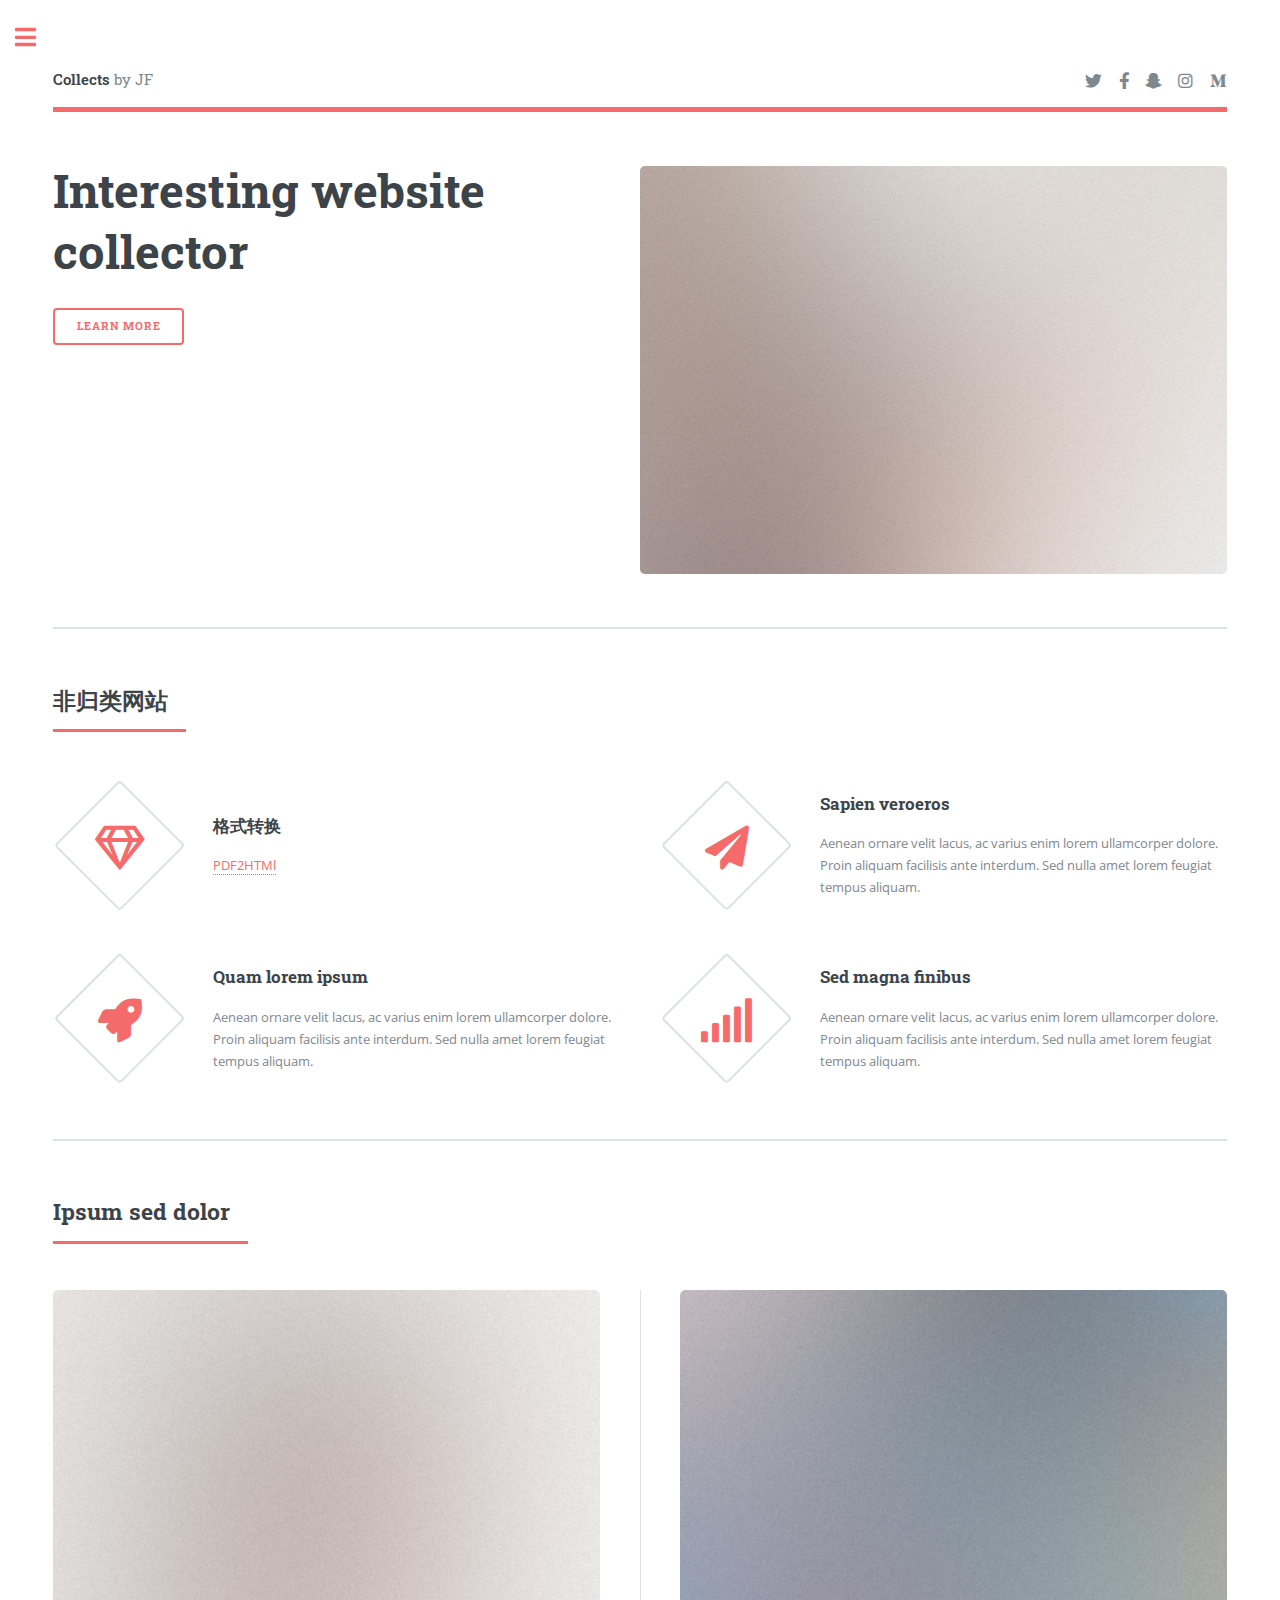
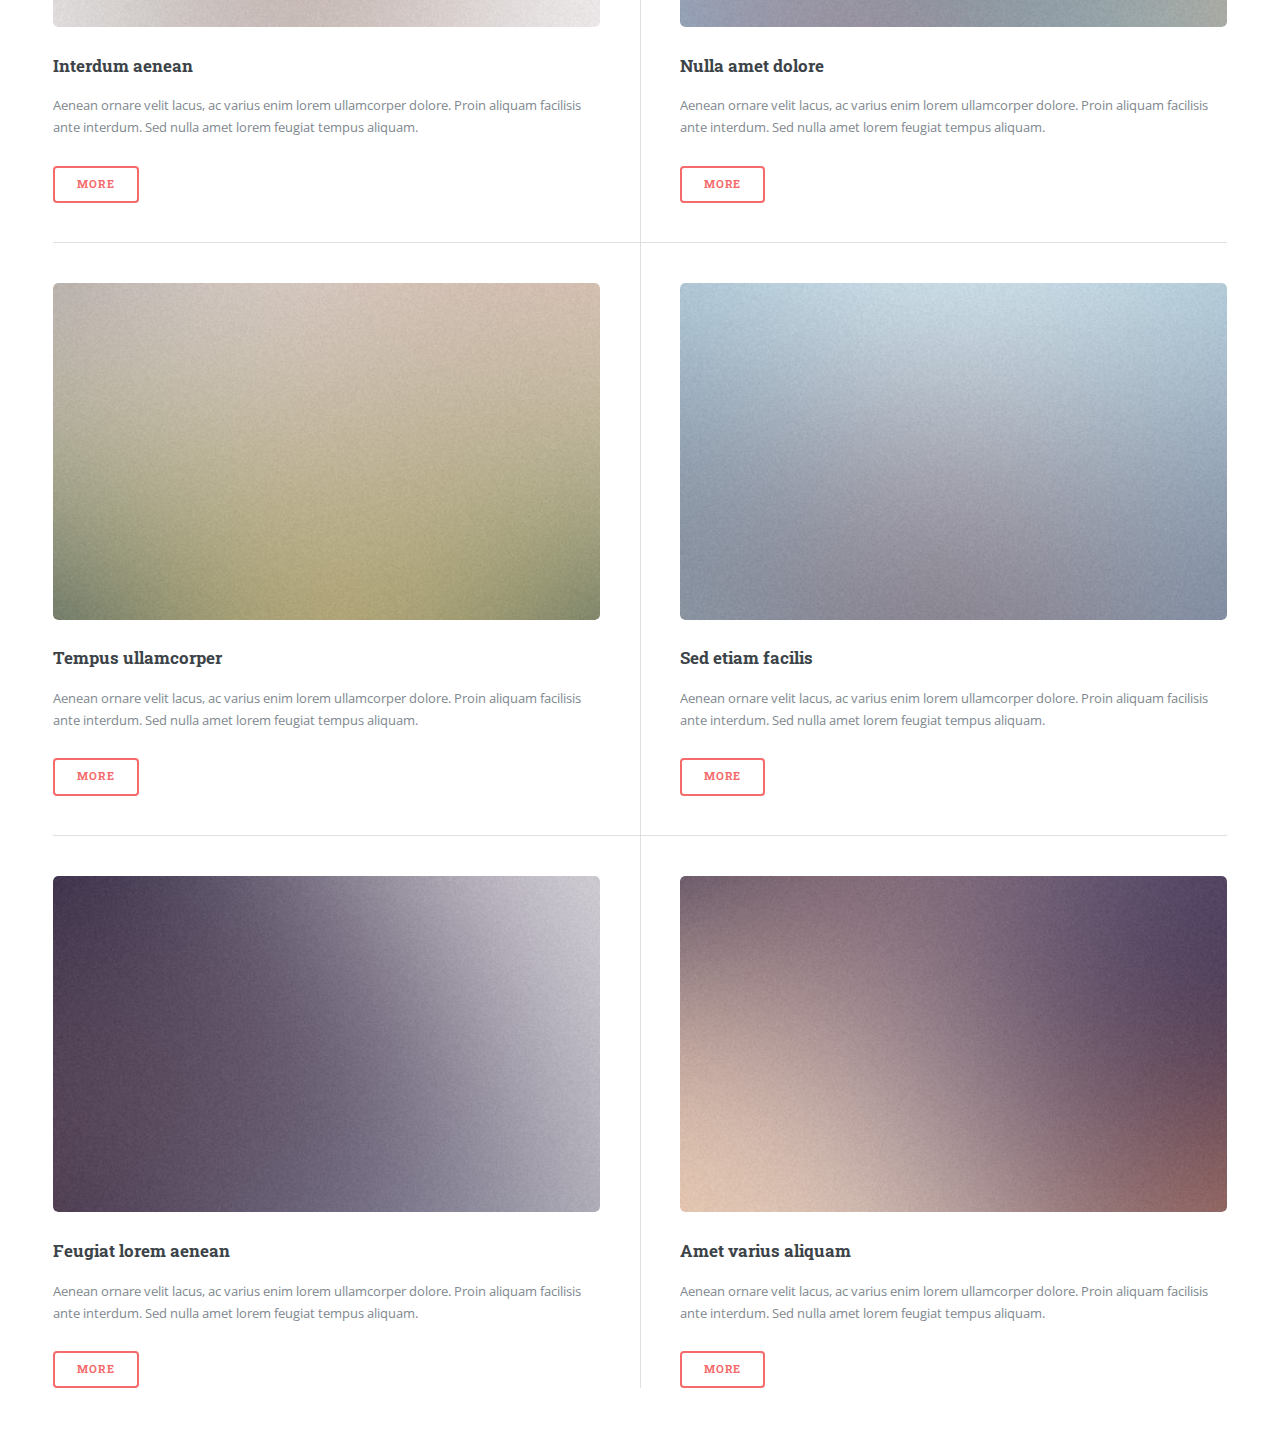
<file: index.html>
<!DOCTYPE HTML>
<!--
	Editorial by HTML5 UP
	html5up.net | @ajlkn
	Free for personal and commercial use under the CCA 3.0 license (html5up.net/license)
-->
<html>
	<head>
		<title>Collects by JF </title>
		<meta charset="utf-8" />
		<meta name="viewport" content="width=device-width, initial-scale=1, user-scalable=no" />
		<link rel="stylesheet" href="assets/css/main.css" />
	</head>
	<body class="is-preload">

		<!-- Wrapper -->
			<div id="wrapper">

				<!-- Main -->
					<div id="main">
						<div class="inner">

							<!-- Header -->
								<header id="header">
									<a href="index.html" class="logo"><strong>Collects</strong>  by JF </a>
									<ul class="icons">
										<li><a href="#" class="icon brands fa-twitter"><span class="label">Twitter</span></a></li>
										<li><a href="#" class="icon brands fa-facebook-f"><span class="label">Facebook</span></a></li>
										<li><a href="#" class="icon brands fa-snapchat-ghost"><span class="label">Snapchat</span></a></li>
										<li><a href="#" class="icon brands fa-instagram"><span class="label">Instagram</span></a></li>
										<li><a href="#" class="icon brands fa-medium-m"><span class="label">Medium</span></a></li>
									</ul>
								</header>

							<!-- Banner -->
								<section id="banner">
									<div class="content">
										<header>
											<h1>Interesting website collector<br />
											</h1>
											
										</header>
										<p> </p>
										<ul class="actions">
											<li><a href="#" class="button big">Learn More</a></li>
										</ul>
									</div>
									<span class="image object">
										<img src="images/pic10.jpg" alt="" />
									</span>
								</section>

							<!-- Section -->
								<section>
									<header class="major">
										<h2>非归类网站</h2>
									</header>
									<div class="features">
										<article>
											<span class="icon fa-gem"></span>
											<div class="content">
												<h3>格式转换</h3>
												<p><a href="https://convertio.co/zh/">PDF2HTMl</a></p>
											</div>
										</article>
										<article>
											<span class="icon solid fa-paper-plane"></span>
											<div class="content">
												<h3>Sapien veroeros</h3>
												<p>Aenean ornare velit lacus, ac varius enim lorem ullamcorper dolore. Proin aliquam facilisis ante interdum. Sed nulla amet lorem feugiat tempus aliquam.</p>
											</div>
										</article>
										<article>
											<span class="icon solid fa-rocket"></span>
											<div class="content">
												<h3>Quam lorem ipsum</h3>
												<p>Aenean ornare velit lacus, ac varius enim lorem ullamcorper dolore. Proin aliquam facilisis ante interdum. Sed nulla amet lorem feugiat tempus aliquam.</p>
											</div>
										</article>
										<article>
											<span class="icon solid fa-signal"></span>
											<div class="content">
												<h3>Sed magna finibus</h3>
												<p>Aenean ornare velit lacus, ac varius enim lorem ullamcorper dolore. Proin aliquam facilisis ante interdum. Sed nulla amet lorem feugiat tempus aliquam.</p>
											</div>
										</article>
									</div>
								</section>

							<!-- Section -->
								<section>
									<header class="major">
										<h2>Ipsum sed dolor</h2>
									</header>
									<div class="posts">
										<article>
											<a href="#" class="image"><img src="images/pic01.jpg" alt="" /></a>
											<h3>Interdum aenean</h3>
											<p>Aenean ornare velit lacus, ac varius enim lorem ullamcorper dolore. Proin aliquam facilisis ante interdum. Sed nulla amet lorem feugiat tempus aliquam.</p>
											<ul class="actions">
												<li><a href="#" class="button">More</a></li>
											</ul>
										</article>
										<article>
											<a href="#" class="image"><img src="images/pic02.jpg" alt="" /></a>
											<h3>Nulla amet dolore</h3>
											<p>Aenean ornare velit lacus, ac varius enim lorem ullamcorper dolore. Proin aliquam facilisis ante interdum. Sed nulla amet lorem feugiat tempus aliquam.</p>
											<ul class="actions">
												<li><a href="#" class="button">More</a></li>
											</ul>
										</article>
										<article>
											<a href="#" class="image"><img src="images/pic03.jpg" alt="" /></a>
											<h3>Tempus ullamcorper</h3>
											<p>Aenean ornare velit lacus, ac varius enim lorem ullamcorper dolore. Proin aliquam facilisis ante interdum. Sed nulla amet lorem feugiat tempus aliquam.</p>
											<ul class="actions">
												<li><a href="#" class="button">More</a></li>
											</ul>
										</article>
										<article>
											<a href="#" class="image"><img src="images/pic04.jpg" alt="" /></a>
											<h3>Sed etiam facilis</h3>
											<p>Aenean ornare velit lacus, ac varius enim lorem ullamcorper dolore. Proin aliquam facilisis ante interdum. Sed nulla amet lorem feugiat tempus aliquam.</p>
											<ul class="actions">
												<li><a href="#" class="button">More</a></li>
											</ul>
										</article>
										<article>
											<a href="#" class="image"><img src="images/pic05.jpg" alt="" /></a>
											<h3>Feugiat lorem aenean</h3>
											<p>Aenean ornare velit lacus, ac varius enim lorem ullamcorper dolore. Proin aliquam facilisis ante interdum. Sed nulla amet lorem feugiat tempus aliquam.</p>
											<ul class="actions">
												<li><a href="#" class="button">More</a></li>
											</ul>
										</article>
										<article>
											<a href="#" class="image"><img src="images/pic06.jpg" alt="" /></a>
											<h3>Amet varius aliquam</h3>
											<p>Aenean ornare velit lacus, ac varius enim lorem ullamcorper dolore. Proin aliquam facilisis ante interdum. Sed nulla amet lorem feugiat tempus aliquam.</p>
											<ul class="actions">
												<li><a href="#" class="button">More</a></li>
											</ul>
										</article>
									</div>
								</section>

						</div>
					</div>

				<!-- Sidebar -->
					<div id="sidebar">
						<div class="inner">

							<!-- Search -->
								<section id="search" class="alt">
									<form method="post" action="#">
										<input type="text" name="query" id="query" placeholder="Search" />
									</form>
								</section>

							<!-- Menu -->
								<nav id="menu">
									<header class="major">
										<h2>Menu</h2>
									</header>
									<ul>
										<li><a href="index.html">Homepage</a></li>
										<li><a href="generic.html">Generic</a></li>
										<li><a href="elements.html">Elements</a></li>
										<li>
											<span class="opener">Submenu</span>
											<ul>
												<li><a href="#">Lorem Dolor</a></li>
												<li><a href="#">Ipsum Adipiscing</a></li>
												<li><a href="#">Tempus Magna</a></li>
												<li><a href="#">Feugiat Veroeros</a></li>
											</ul>
										</li>
										<li><a href="draw.html">Drawing materials</a></li>
										<li><a href="sci.html">Popularization of science</a></li>
										<li><a href="computer.html">Computer technology</a></li>
										<li><a href="fashion.html">Fashion News</a></li>
										<!-- <li>
											<span class="opener">Another Submenu</span>
											<ul>
												<li><a href="#">Lorem Dolor</a></li>
												<li><a href="#">Ipsum Adipiscing</a></li>
												<li><a href="#">Tempus Magna</a></li>
												<li><a href="#">Feugiat Veroeros</a></li>
											</ul>
										</li>
										<li><a href="#">Maximus Erat</a></li>
										<li><a href="#">Sapien Mauris</a></li>
										<li><a href="#">Amet Lacinia</a></li><-->
									</ul>
								</nav>


							<!-- Section -->
								<section>
									<header class="major">
										<h2>Ante interdum</h2>
									</header>
									<div class="mini-posts">
										<article>
											<a href="#" class="image"><img src="images/pic07.jpg" alt="" /></a>
											<p>Aenean ornare velit lacus, ac varius enim lorem ullamcorper dolore aliquam.</p>
										</article>
										<article>
											<a href="#" class="image"><img src="images/pic08.jpg" alt="" /></a>
											<p>Aenean ornare velit lacus, ac varius enim lorem ullamcorper dolore aliquam.</p>
										</article>
										<article>
											<a href="#" class="image"><img src="images/pic09.jpg" alt="" /></a>
											<p>Aenean ornare velit lacus, ac varius enim lorem ullamcorper dolore aliquam.</p>
										</article>
									</div>
									<ul class="actions">
										<li><a href="#" class="button">More</a></li>
									</ul>
								</section>

							<!-- Section -->
								<section>
									<header class="major">
										<h2>Get in touch</h2>
									</header>
									<p>Sed varius enim lorem ullamcorper dolore aliquam aenean ornare velit lacus, ac varius enim lorem ullamcorper dolore. Proin sed aliquam facilisis ante interdum. Sed nulla amet lorem feugiat tempus aliquam.</p>
									<ul class="contact">
										<li class="icon solid fa-envelope"><a href="#">information@untitled.tld</a></li>
										<li class="icon solid fa-phone">(000) 000-0000</li>
										<li class="icon solid fa-home">1234 Somewhere Road #8254<br />
										Nashville, TN 00000-0000</li>
									</ul>
								</section>

							<!-- Footer -->
								<footer id="footer">
									<p class="copyright">&copy; Untitled. All rights reserved. Demo Images: <a href="https://unsplash.com">Unsplash</a>. Design: <a href="https://html5up.net">HTML5 UP</a>.</p>
								</footer>

						</div>
					</div>

			</div>

		<!-- Scripts -->
			<script src="assets/js/jquery.min.js"></script>
			<script src="assets/js/browser.min.js"></script>
			<script src="assets/js/breakpoints.min.js"></script>
			<script src="assets/js/util.js"></script>
			<script src="assets/js/main.js"></script>

	</body>
</html>
</file>
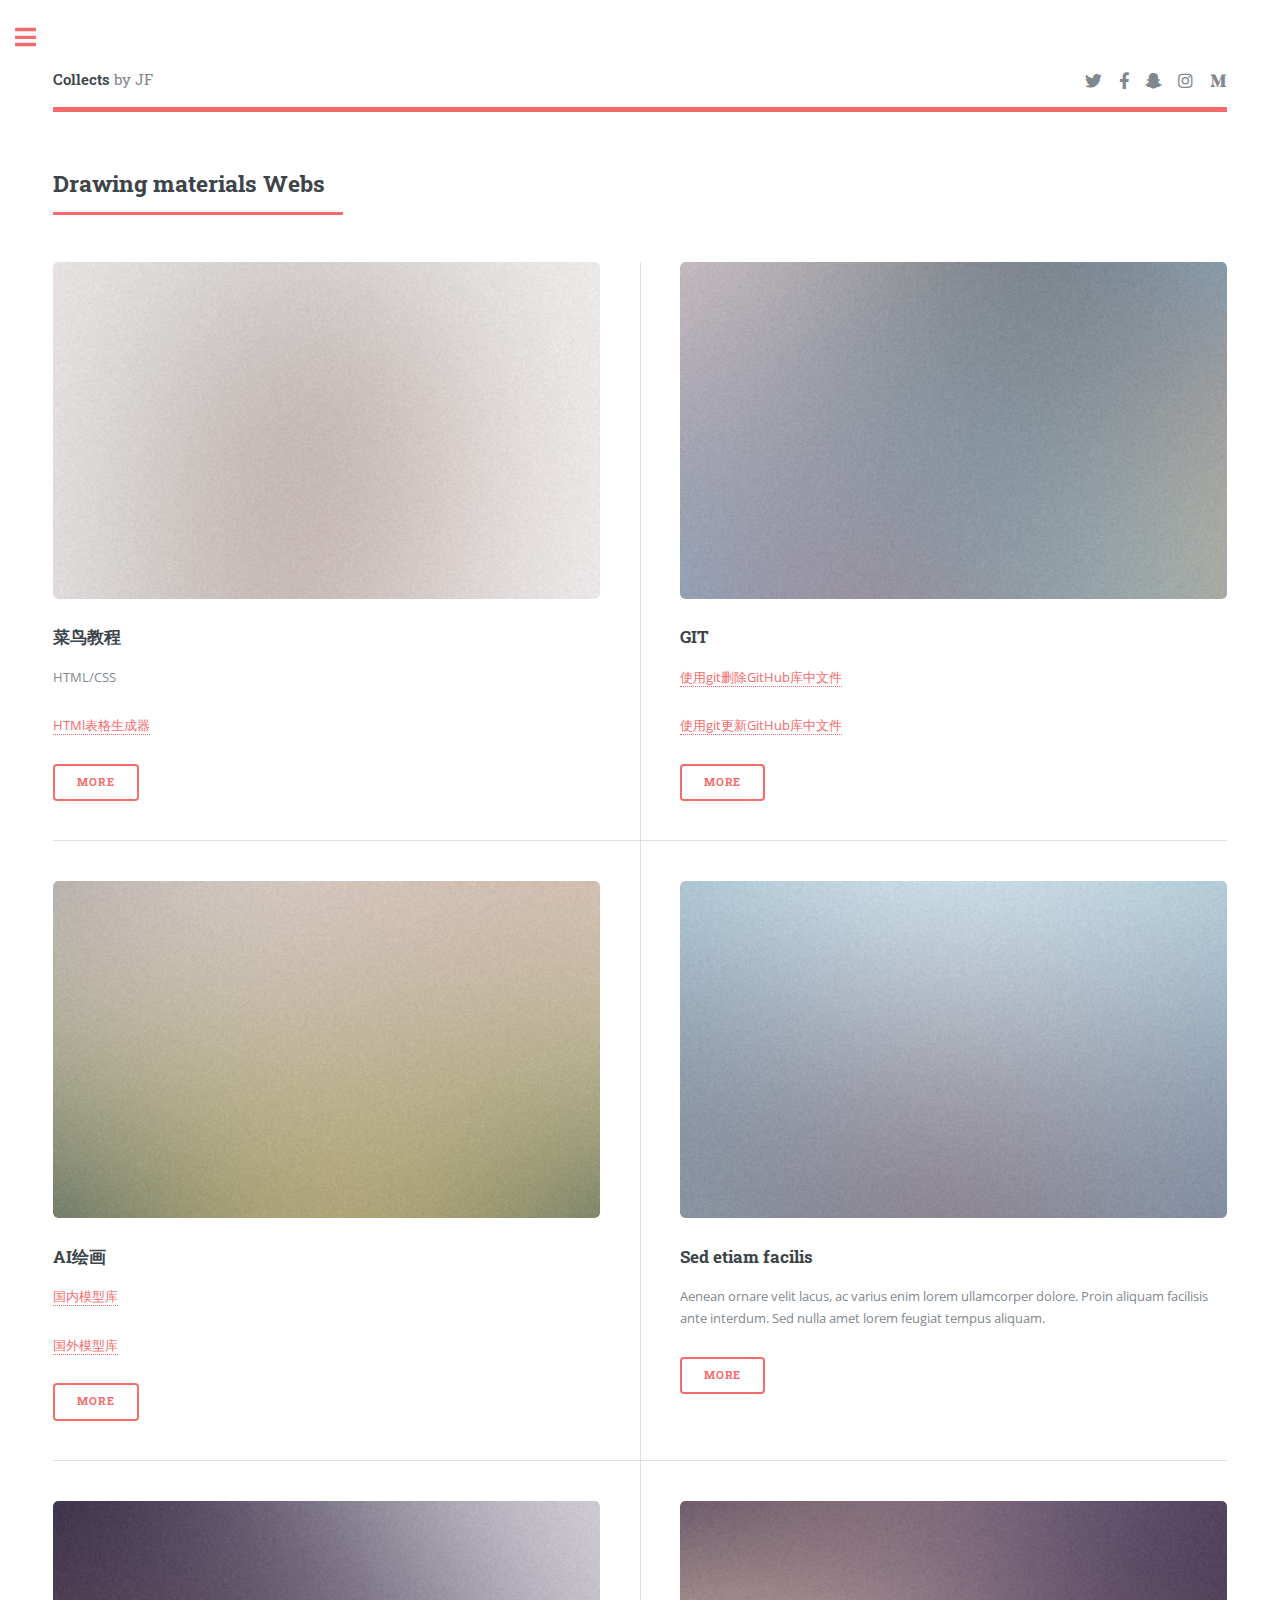
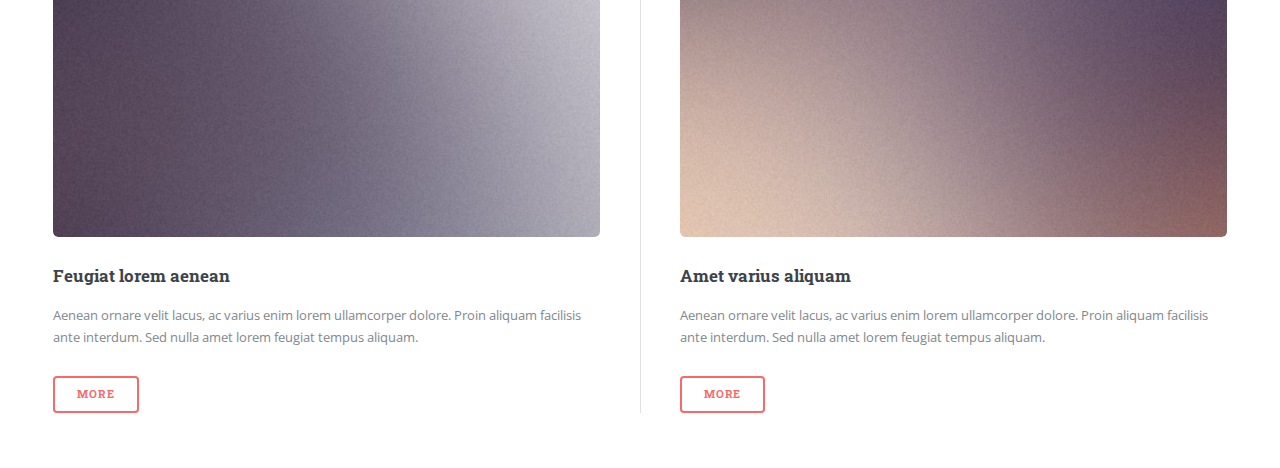
<file: computer.html>
<!DOCTYPE HTML>
<!--
	Editorial by HTML5 UP
	html5up.net | @ajlkn
	Free for personal and commercial use under the CCA 3.0 license (html5up.net/license)
-->
<html>
	<head>
		<title>Collects by JF </title>
		<meta charset="utf-8" />
		<meta name="viewport" content="width=device-width, initial-scale=1, user-scalable=no" />
		<link rel="stylesheet" href="assets/css/main.css" />
	</head>
	<body class="is-preload">

		<!-- Wrapper -->
			<div id="wrapper">

				<!-- Main -->
					<div id="main">
						<div class="inner">

							<!-- Header -->
								<header id="header">
									<a href="index.html" class="logo"><strong>Collects</strong>  by JF </a>
									<ul class="icons">
										<li><a href="#" class="icon brands fa-twitter"><span class="label">Twitter</span></a></li>
										<li><a href="#" class="icon brands fa-facebook-f"><span class="label">Facebook</span></a></li>
										<li><a href="#" class="icon brands fa-snapchat-ghost"><span class="label">Snapchat</span></a></li>
										<li><a href="#" class="icon brands fa-instagram"><span class="label">Instagram</span></a></li>
										<li><a href="#" class="icon brands fa-medium-m"><span class="label">Medium</span></a></li>
									</ul>
								</header>

							

							<!-- Section -->
								<section>
									<header class="major">
										<h2>Drawing materials Webs</h2>
									</header>
									<div class="posts">
										<article>
											<a href="#" class="image"><img src="images/pic01.jpg" alt="" /></a>
											<h3>菜鸟教程</h3>
											<p>HTML/CSS</p>
											<p><a href="https://www.jyshare.com/front-end/7688/">HTMl表格生成器</a></p>
											<ul class="actions">
												<li><a href="https://www.runoob.com/" class="button">More</a></li>
											</ul>
										</article>
										<article>
											<a href="#" class="image"><img src="images/pic02.jpg" alt="" /></a>
											<h3>GIT</h3>
											<p><a href="https://blog.csdn.net/Seciss/article/details/120957382">使用git删除GitHub库中文件</a></p>
											<p><a href="https://blog.csdn.net/weixin_45309916/article/details/108273988">使用git更新GitHub库中文件</a></p>
											<ul class="actions">
												<li><a href="#" class="button">More</a></li>
											</ul>
										</article>
										<article>
											<a href="#" class="image"><img src="images/pic03.jpg" alt="" /></a>
											<h3>AI绘画</h3>
											<p><a href="https://www.liblib.ai/modelinfo/11735d111afa4dec9c77b2770bb8bcd9">国内模型库</a></p>
											<p><a href="https://civitai.com/models">国外模型库</a></p>
											<ul class="actions">
												<li><a href="#" class="button">More</a></li>
											</ul>
										</article>
										<article>
											<a href="#" class="image"><img src="images/pic04.jpg" alt="" /></a>
											<h3>Sed etiam facilis</h3>
											<p>Aenean ornare velit lacus, ac varius enim lorem ullamcorper dolore. Proin aliquam facilisis ante interdum. Sed nulla amet lorem feugiat tempus aliquam.</p>
											<ul class="actions">
												<li><a href="#" class="button">More</a></li>
											</ul>
										</article>
										<article>
											<a href="#" class="image"><img src="images/pic05.jpg" alt="" /></a>
											<h3>Feugiat lorem aenean</h3>
											<p>Aenean ornare velit lacus, ac varius enim lorem ullamcorper dolore. Proin aliquam facilisis ante interdum. Sed nulla amet lorem feugiat tempus aliquam.</p>
											<ul class="actions">
												<li><a href="#" class="button">More</a></li>
											</ul>
										</article>
										<article>
											<a href="#" class="image"><img src="images/pic06.jpg" alt="" /></a>
											<h3>Amet varius aliquam</h3>
											<p>Aenean ornare velit lacus, ac varius enim lorem ullamcorper dolore. Proin aliquam facilisis ante interdum. Sed nulla amet lorem feugiat tempus aliquam.</p>
											<ul class="actions">
												<li><a href="#" class="button">More</a></li>
											</ul>
										</article>
									</div>
								</section>

						</div>
					</div>

				<!-- Sidebar -->
					<div id="sidebar">
						<div class="inner">

							<!-- Search -->
								<section id="search" class="alt">
									<form method="post" action="#">
										<input type="text" name="query" id="query" placeholder="Search" />
									</form>
								</section>

							<!-- Menu -->
								<nav id="menu">
									<header class="major">
										<h2>Menu</h2>
									</header>
									<ul>
										<li><a href="index.html">Homepage</a></li>
										<li><a href="generic.html">Generic</a></li>
										<li><a href="elements.html">Elements</a></li>
										<li>
											<span class="opener">Submenu</span>
											<ul>
												<li><a href="#">Lorem Dolor</a></li>
												<li><a href="#">Ipsum Adipiscing</a></li>
												<li><a href="#">Tempus Magna</a></li>
												<li><a href="#">Feugiat Veroeros</a></li>
											</ul>
										</li>
										<li><a href="draw.html">Drawing materials</a></li>
										<li><a href="sci.html">Popularization of science</a></li>
										<li><a href="computer.html">Computer technology</a></li>
										<!-- <li>
											<span class="opener">Another Submenu</span>
											<ul>
												<li><a href="#">Lorem Dolor</a></li>
												<li><a href="#">Ipsum Adipiscing</a></li>
												<li><a href="#">Tempus Magna</a></li>
												<li><a href="#">Feugiat Veroeros</a></li>
											</ul>
										</li>
										<li><a href="#">Maximus Erat</a></li>
										<li><a href="#">Sapien Mauris</a></li>
										<li><a href="#">Amet Lacinia</a></li><-->
									</ul>
								</nav>

							

							<!-- Section -->
								<section>
									<header class="major">
										<h2>Get in touch</h2>
									</header>
									<p>Sed varius enim lorem ullamcorper dolore aliquam aenean ornare velit lacus, ac varius enim lorem ullamcorper dolore. Proin sed aliquam facilisis ante interdum. Sed nulla amet lorem feugiat tempus aliquam.</p>
									<ul class="contact">
										<li class="icon solid fa-envelope"><a href="#">information@untitled.tld</a></li>
										<li class="icon solid fa-phone">(000) 000-0000</li>
										<li class="icon solid fa-home">1234 Somewhere Road #8254<br />
										Nashville, TN 00000-0000</li>
									</ul>
								</section>

							<!-- Footer -->
								<footer id="footer">
									<p class="copyright">&copy; Untitled. All rights reserved. Demo Images: <a href="https://unsplash.com">Unsplash</a>. Design: <a href="https://html5up.net">HTML5 UP</a>.</p>
								</footer>

						</div>
					</div>

			</div>

		<!-- Scripts -->
			<script src="assets/js/jquery.min.js"></script>
			<script src="assets/js/browser.min.js"></script>
			<script src="assets/js/breakpoints.min.js"></script>
			<script src="assets/js/util.js"></script>
			<script src="assets/js/main.js"></script>

	</body>
</html>
</file>
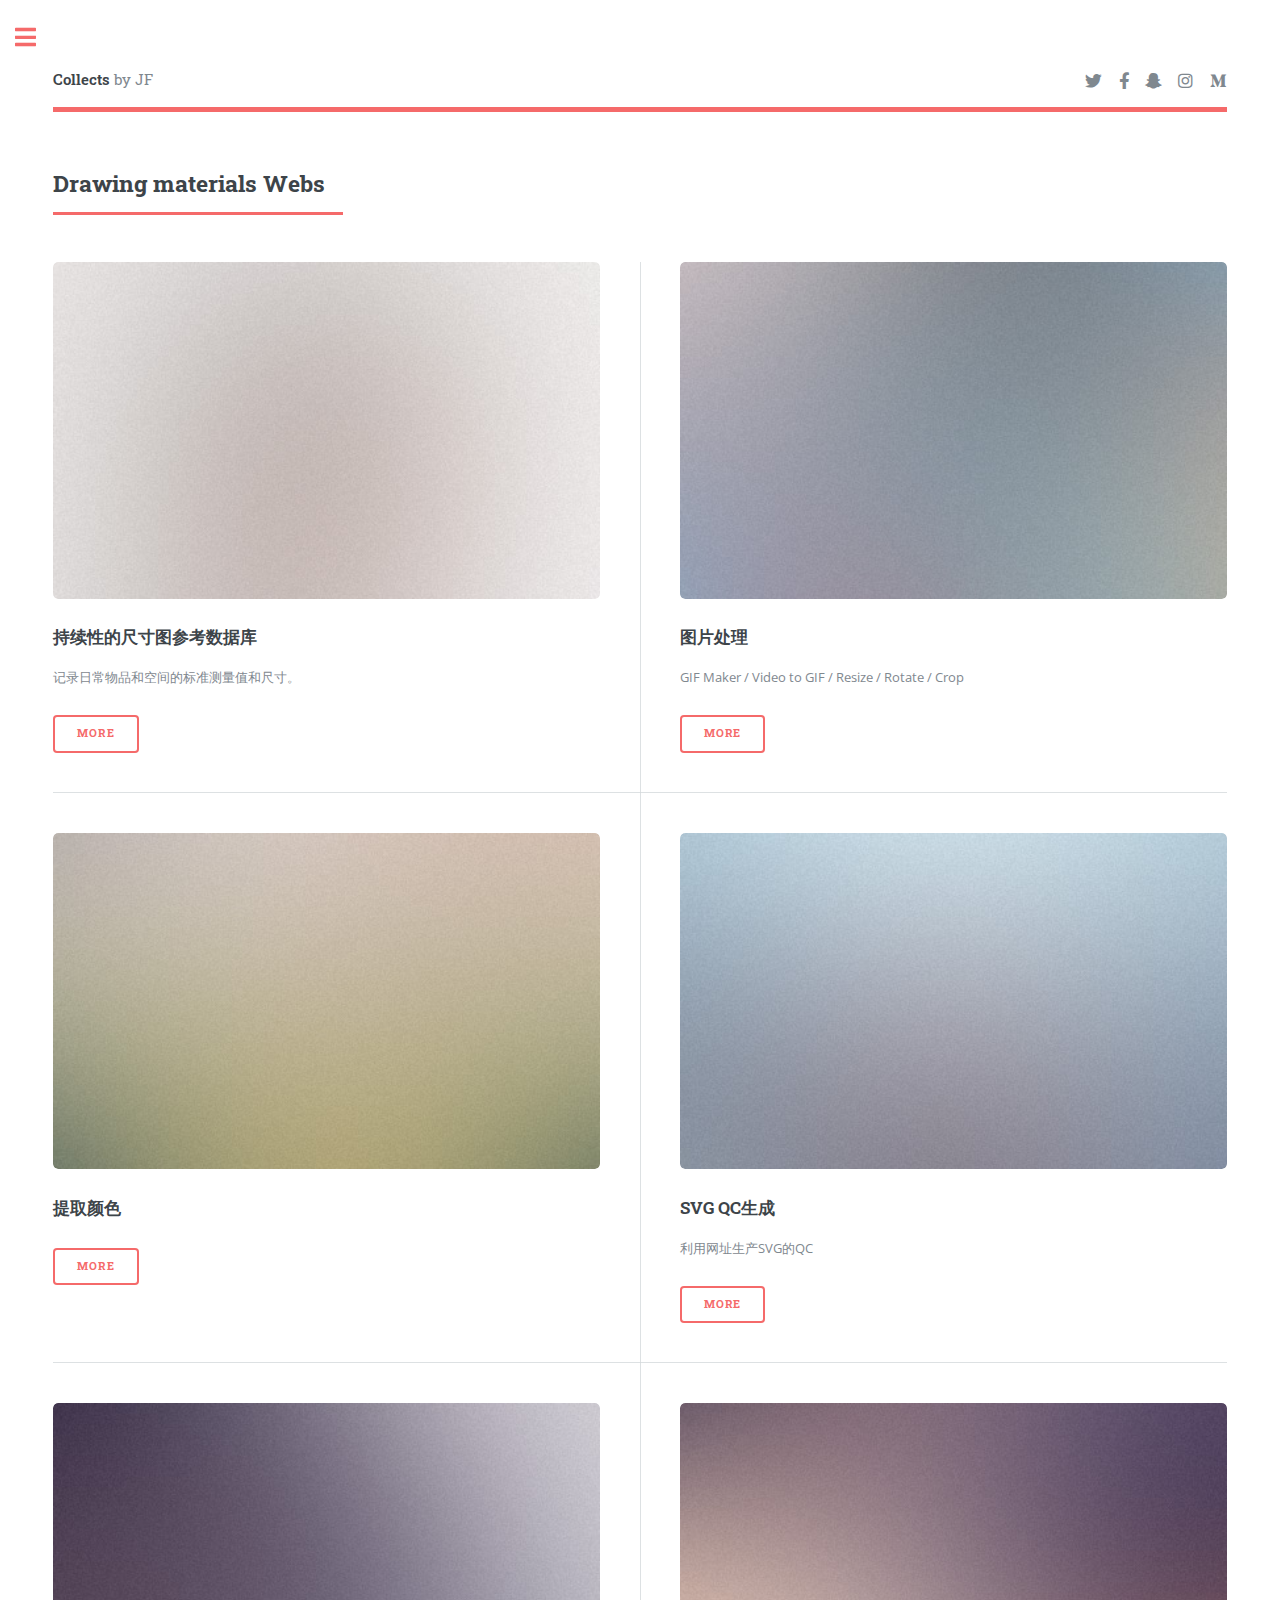
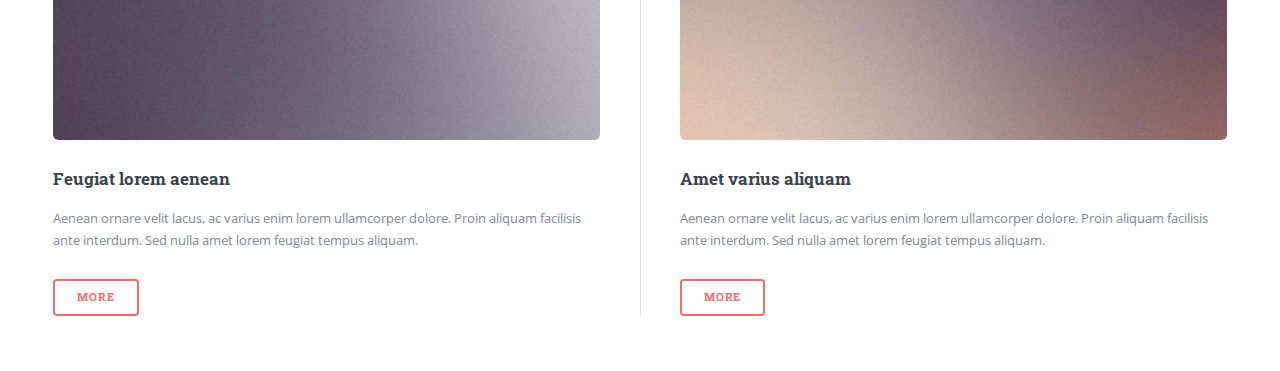
<file: draw.html>
<!DOCTYPE HTML>
<!--
	Editorial by HTML5 UP
	html5up.net | @ajlkn
	Free for personal and commercial use under the CCA 3.0 license (html5up.net/license)
-->
<html>
	<head>
		<title>Collects by JF </title>
		<meta charset="utf-8" />
		<meta name="viewport" content="width=device-width, initial-scale=1, user-scalable=no" />
		<link rel="stylesheet" href="assets/css/main.css" />
	</head>
	<body class="is-preload">

		<!-- Wrapper -->
			<div id="wrapper">

				<!-- Main -->
					<div id="main">
						<div class="inner">

							<!-- Header -->
								<header id="header">
									<a href="index.html" class="logo"><strong>Collects</strong>  by JF </a>
									<ul class="icons">
										<li><a href="#" class="icon brands fa-twitter"><span class="label">Twitter</span></a></li>
										<li><a href="#" class="icon brands fa-facebook-f"><span class="label">Facebook</span></a></li>
										<li><a href="#" class="icon brands fa-snapchat-ghost"><span class="label">Snapchat</span></a></li>
										<li><a href="#" class="icon brands fa-instagram"><span class="label">Instagram</span></a></li>
										<li><a href="#" class="icon brands fa-medium-m"><span class="label">Medium</span></a></li>
									</ul>
								</header>

							

							<!-- Section -->
								<section>
									<header class="major">
										<h2>Drawing materials Webs</h2>
									</header>
									<div class="posts">
										<article>
											<a href="#" class="image"><img src="images/pic01.jpg" alt="" /></a>
											<h3>持续性的尺寸图参考数据库</h3>
											<p>记录日常物品和空间的标准测量值和尺寸。</p>
											<ul class="actions">
												<li><a href="https://www.dimensions.com/browse" class="button">More</a></li>
											</ul>
										</article>
										<article>
											<a href="#" class="image"><img src="images/pic02.jpg" alt="" /></a>
											<h3>图片处理</h3>
											<p>GIF Maker / Video to GIF / Resize / Rotate / Crop</p>
											<ul class="actions">
												<li><a href="https://ezgif.com/" class="button">More</a></li>
											</ul>
										</article>
										<article>
											<a href="#" class="image"><img src="images/pic03.jpg" alt="" /></a>
											<h3>提取颜色</h3>
											<p></p>
											<ul class="actions">
												<li><a href="https://www.jyshare.com/front-end/6214/#4d5251" class="button">More</a></li>
											</ul>
										</article>
										<article>
											<a href="#" class="image"><img src="images/pic04.jpg" alt="" /></a>
											<h3>SVG QC生成</h3>
											<p>利用网址生产SVG的QC</p>
											<ul class="actions">
												<li><a href="https://qrplanet.com/qr-code-generator-svg" class="button">More</a></li>
											</ul>
										</article>
										<article>
											<a href="#" class="image"><img src="images/pic05.jpg" alt="" /></a>
											<h3>Feugiat lorem aenean</h3>
											<p>Aenean ornare velit lacus, ac varius enim lorem ullamcorper dolore. Proin aliquam facilisis ante interdum. Sed nulla amet lorem feugiat tempus aliquam.</p>
											<ul class="actions">
												<li><a href="#" class="button">More</a></li>
											</ul>
										</article>
										<article>
											<a href="#" class="image"><img src="images/pic06.jpg" alt="" /></a>
											<h3>Amet varius aliquam</h3>
											<p>Aenean ornare velit lacus, ac varius enim lorem ullamcorper dolore. Proin aliquam facilisis ante interdum. Sed nulla amet lorem feugiat tempus aliquam.</p>
											<ul class="actions">
												<li><a href="#" class="button">More</a></li>
											</ul>
										</article>
									</div>
								</section>

						</div>
					</div>

				<!-- Sidebar -->
					<div id="sidebar">
						<div class="inner">

							<!-- Search -->
								<section id="search" class="alt">
									<form method="post" action="#">
										<input type="text" name="query" id="query" placeholder="Search" />
									</form>
								</section>

							<!-- Menu -->
								<nav id="menu">
									<header class="major">
										<h2>Menu</h2>
									</header>
									<ul>
										<li><a href="index.html">Homepage</a></li>
										<li><a href="generic.html">Generic</a></li>
										<li><a href="elements.html">Elements</a></li>
										<li>
											<span class="opener">Submenu</span>
											<ul>
												<li><a href="#">Lorem Dolor</a></li>
												<li><a href="#">Ipsum Adipiscing</a></li>
												<li><a href="#">Tempus Magna</a></li>
												<li><a href="#">Feugiat Veroeros</a></li>
											</ul>
										</li>
										<li><a href="draw.html">Drawing materials</a></li>
										
										<!-- <li>
											<span class="opener">Another Submenu</span>
											<ul>
												<li><a href="#">Lorem Dolor</a></li>
												<li><a href="#">Ipsum Adipiscing</a></li>
												<li><a href="#">Tempus Magna</a></li>
												<li><a href="#">Feugiat Veroeros</a></li>
											</ul>
										</li>
										<li><a href="#">Maximus Erat</a></li>
										<li><a href="#">Sapien Mauris</a></li>
										<li><a href="#">Amet Lacinia</a></li><-->
									</ul>
								</nav>

							

							<!-- Section -->
								<section>
									<header class="major">
										<h2>Get in touch</h2>
									</header>
									<p>Sed varius enim lorem ullamcorper dolore aliquam aenean ornare velit lacus, ac varius enim lorem ullamcorper dolore. Proin sed aliquam facilisis ante interdum. Sed nulla amet lorem feugiat tempus aliquam.</p>
									<ul class="contact">
										<li class="icon solid fa-envelope"><a href="#">information@untitled.tld</a></li>
										<li class="icon solid fa-phone">(000) 000-0000</li>
										<li class="icon solid fa-home">1234 Somewhere Road #8254<br />
										Nashville, TN 00000-0000</li>
									</ul>
								</section>

							<!-- Footer -->
								<footer id="footer">
									<p class="copyright">&copy; Untitled. All rights reserved. Demo Images: <a href="https://unsplash.com">Unsplash</a>. Design: <a href="https://html5up.net">HTML5 UP</a>.</p>
								</footer>

						</div>
					</div>

			</div>

		<!-- Scripts -->
			<script src="assets/js/jquery.min.js"></script>
			<script src="assets/js/browser.min.js"></script>
			<script src="assets/js/breakpoints.min.js"></script>
			<script src="assets/js/util.js"></script>
			<script src="assets/js/main.js"></script>

	</body>
</html>
</file>
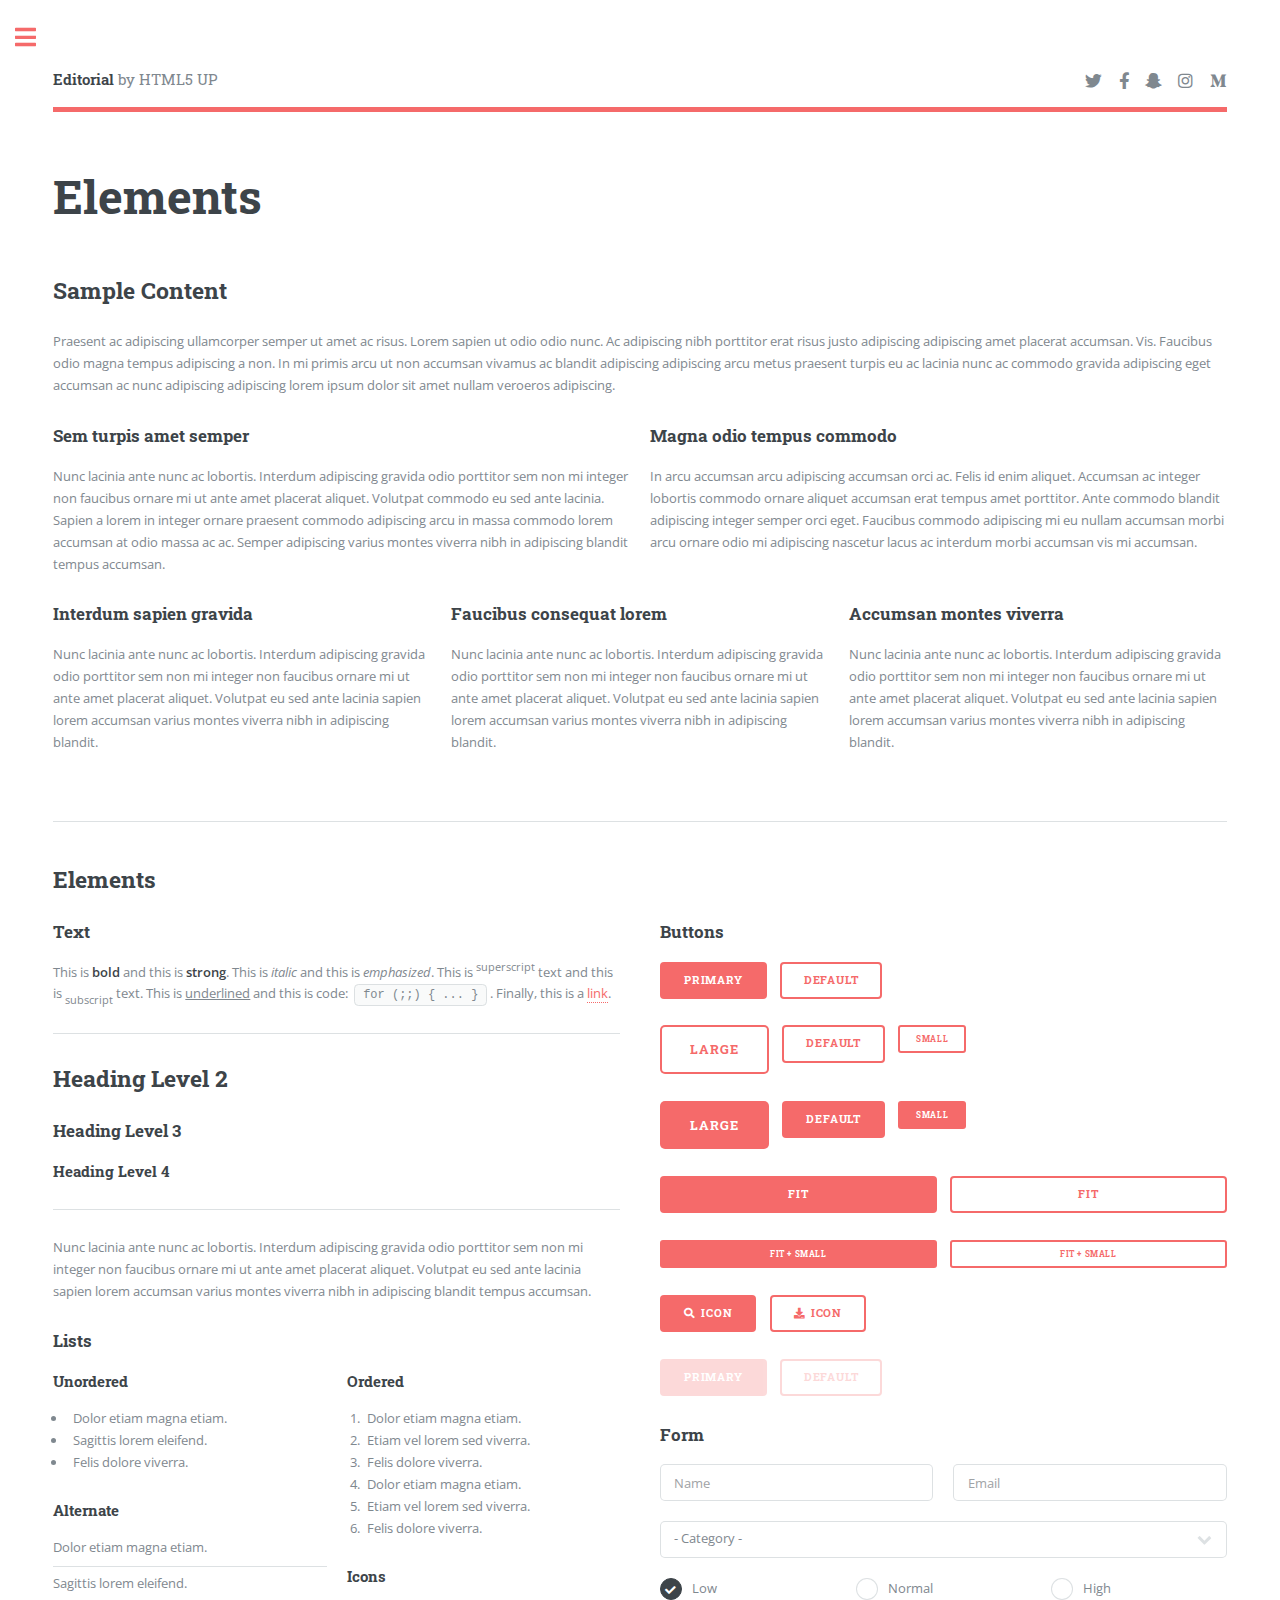
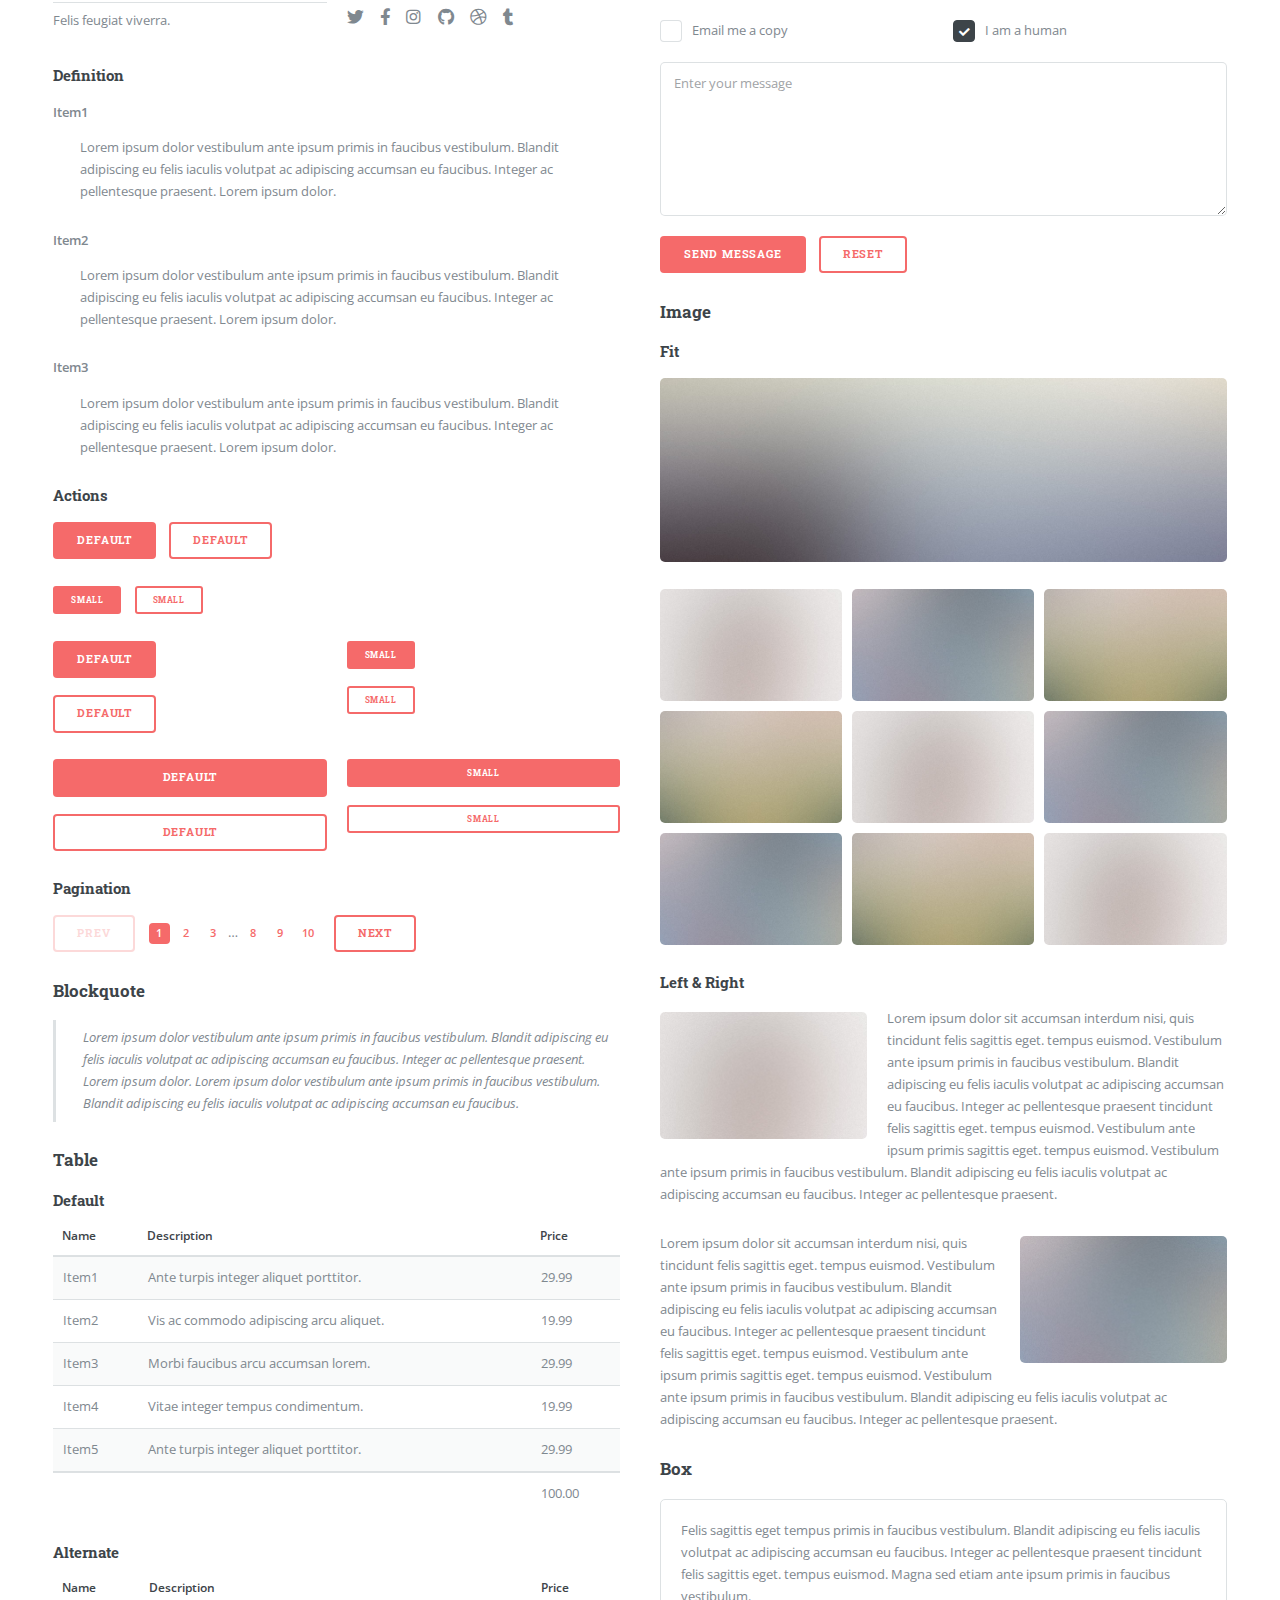
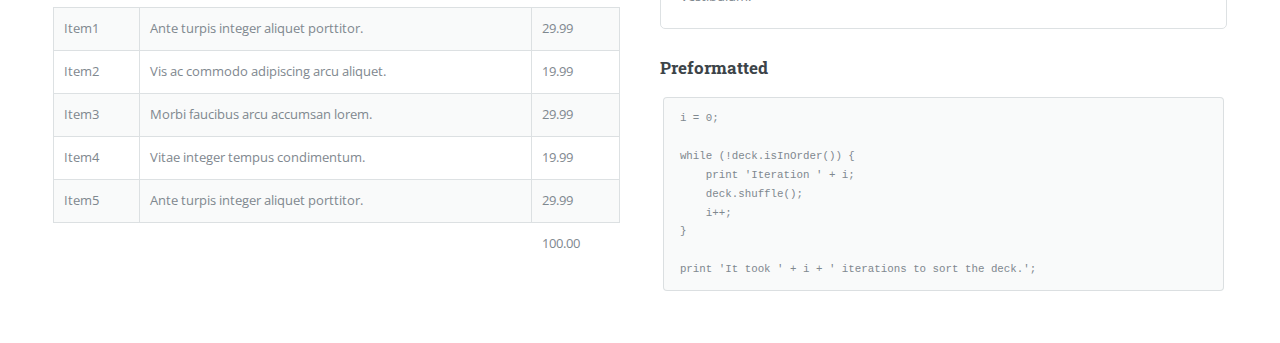
<file: elements.html>
<!DOCTYPE HTML>
<!--
	Editorial by HTML5 UP
	html5up.net | @ajlkn
	Free for personal and commercial use under the CCA 3.0 license (html5up.net/license)
-->
<html>
	<head>
		<title>Elements - Editorial by HTML5 UP</title>
		<meta charset="utf-8" />
		<meta name="viewport" content="width=device-width, initial-scale=1, user-scalable=no" />
		<link rel="stylesheet" href="assets/css/main.css" />
	</head>
	<body class="is-preload">

		<!-- Wrapper -->
			<div id="wrapper">

				<!-- Main -->
					<div id="main">
						<div class="inner">

							<!-- Header -->
								<header id="header">
									<a href="index.html" class="logo"><strong>Editorial</strong> by HTML5 UP</a>
									<ul class="icons">
										<li><a href="#" class="icon brands fa-twitter"><span class="label">Twitter</span></a></li>
										<li><a href="#" class="icon brands fa-facebook-f"><span class="label">Facebook</span></a></li>
										<li><a href="#" class="icon brands fa-snapchat-ghost"><span class="label">Snapchat</span></a></li>
										<li><a href="#" class="icon brands fa-instagram"><span class="label">Instagram</span></a></li>
										<li><a href="#" class="icon brands fa-medium-m"><span class="label">Medium</span></a></li>
									</ul>
								</header>

							<!-- Content -->
								<section>
									<header class="main">
										<h1>Elements</h1>
									</header>

									<!-- Content -->
										<h2 id="content">Sample Content</h2>
										<p>Praesent ac adipiscing ullamcorper semper ut amet ac risus. Lorem sapien ut odio odio nunc. Ac adipiscing nibh porttitor erat risus justo adipiscing adipiscing amet placerat accumsan. Vis. Faucibus odio magna tempus adipiscing a non. In mi primis arcu ut non accumsan vivamus ac blandit adipiscing adipiscing arcu metus praesent turpis eu ac lacinia nunc ac commodo gravida adipiscing eget accumsan ac nunc adipiscing adipiscing lorem ipsum dolor sit amet nullam veroeros adipiscing.</p>
										<div class="row">
											<div class="col-6 col-12-small">
												<h3>Sem turpis amet semper</h3>
												<p>Nunc lacinia ante nunc ac lobortis. Interdum adipiscing gravida odio porttitor sem non mi integer non faucibus ornare mi ut ante amet placerat aliquet. Volutpat commodo eu sed ante lacinia. Sapien a lorem in integer ornare praesent commodo adipiscing arcu in massa commodo lorem accumsan at odio massa ac ac. Semper adipiscing varius montes viverra nibh in adipiscing blandit tempus accumsan.</p>
											</div>
											<div class="col-6 col-12-small">
												<h3>Magna odio tempus commodo</h3>
												<p>In arcu accumsan arcu adipiscing accumsan orci ac. Felis id enim aliquet. Accumsan ac integer lobortis commodo ornare aliquet accumsan erat tempus amet porttitor. Ante commodo blandit adipiscing integer semper orci eget. Faucibus commodo adipiscing mi eu nullam accumsan morbi arcu ornare odio mi adipiscing nascetur lacus ac interdum morbi accumsan vis mi accumsan.</p>
											</div>
											<!-- Break -->
											<div class="col-4 col-12-medium">
												<h3>Interdum sapien gravida</h3>
												<p>Nunc lacinia ante nunc ac lobortis. Interdum adipiscing gravida odio porttitor sem non mi integer non faucibus ornare mi ut ante amet placerat aliquet. Volutpat eu sed ante lacinia sapien lorem accumsan varius montes viverra nibh in adipiscing blandit.</p>
											</div>
											<div class="col-4 col-12-medium">
												<h3>Faucibus consequat lorem</h3>
												<p>Nunc lacinia ante nunc ac lobortis. Interdum adipiscing gravida odio porttitor sem non mi integer non faucibus ornare mi ut ante amet placerat aliquet. Volutpat eu sed ante lacinia sapien lorem accumsan varius montes viverra nibh in adipiscing blandit.</p>
											</div>
											<div class="col-4 col-12-medium">
												<h3>Accumsan montes viverra</h3>
												<p>Nunc lacinia ante nunc ac lobortis. Interdum adipiscing gravida odio porttitor sem non mi integer non faucibus ornare mi ut ante amet placerat aliquet. Volutpat eu sed ante lacinia sapien lorem accumsan varius montes viverra nibh in adipiscing blandit.</p>
											</div>
										</div>

									<hr class="major" />

									<!-- Elements -->
										<h2 id="elements">Elements</h2>
										<div class="row gtr-200">
											<div class="col-6 col-12-medium">

												<!-- Text stuff -->
													<h3>Text</h3>
													<p>This is <b>bold</b> and this is <strong>strong</strong>. This is <i>italic</i> and this is <em>emphasized</em>.
													This is <sup>superscript</sup> text and this is <sub>subscript</sub> text.
													This is <u>underlined</u> and this is code: <code>for (;;) { ... }</code>.
													Finally, this is a <a href="#">link</a>.</p>
													<hr />
													<h2>Heading Level 2</h2>
													<h3>Heading Level 3</h3>
													<h4>Heading Level 4</h4>
													<hr />
													<p>Nunc lacinia ante nunc ac lobortis. Interdum adipiscing gravida odio porttitor sem non mi integer non faucibus ornare mi ut ante amet placerat aliquet. Volutpat eu sed ante lacinia sapien lorem accumsan varius montes viverra nibh in adipiscing blandit tempus accumsan.</p>

												<!-- Lists -->
													<h3>Lists</h3>
													<div class="row">
														<div class="col-6 col-12-small">

															<h4>Unordered</h4>
															<ul>
																<li>Dolor etiam magna etiam.</li>
																<li>Sagittis lorem eleifend.</li>
																<li>Felis dolore viverra.</li>
															</ul>

															<h4>Alternate</h4>
															<ul class="alt">
																<li>Dolor etiam magna etiam.</li>
																<li>Sagittis lorem eleifend.</li>
																<li>Felis feugiat viverra.</li>
															</ul>

														</div>
														<div class="col-6 col-12-small">

															<h4>Ordered</h4>
															<ol>
																<li>Dolor etiam magna etiam.</li>
																<li>Etiam vel lorem sed viverra.</li>
																<li>Felis dolore viverra.</li>
																<li>Dolor etiam magna etiam.</li>
																<li>Etiam vel lorem sed viverra.</li>
																<li>Felis dolore viverra.</li>
															</ol>

															<h4>Icons</h4>
															<ul class="icons">
																<li><a href="#" class="icon brands fa-twitter"><span class="label">Twitter</span></a></li>
																<li><a href="#" class="icon brands fa-facebook-f"><span class="label">Facebook</span></a></li>
																<li><a href="#" class="icon brands fa-instagram"><span class="label">Instagram</span></a></li>
																<li><a href="#" class="icon brands fa-github"><span class="label">Github</span></a></li>
																<li><a href="#" class="icon brands fa-dribbble"><span class="label">Dribbble</span></a></li>
																<li><a href="#" class="icon brands fa-tumblr"><span class="label">Tumblr</span></a></li>
															</ul>

														</div>
													</div>
													<h4>Definition</h4>
													<dl>
														<dt>Item1</dt>
														<dd>
															<p>Lorem ipsum dolor vestibulum ante ipsum primis in faucibus vestibulum. Blandit adipiscing eu felis iaculis volutpat ac adipiscing accumsan eu faucibus. Integer ac pellentesque praesent. Lorem ipsum dolor.</p>
														</dd>
														<dt>Item2</dt>
														<dd>
															<p>Lorem ipsum dolor vestibulum ante ipsum primis in faucibus vestibulum. Blandit adipiscing eu felis iaculis volutpat ac adipiscing accumsan eu faucibus. Integer ac pellentesque praesent. Lorem ipsum dolor.</p>
														</dd>
														<dt>Item3</dt>
														<dd>
															<p>Lorem ipsum dolor vestibulum ante ipsum primis in faucibus vestibulum. Blandit adipiscing eu felis iaculis volutpat ac adipiscing accumsan eu faucibus. Integer ac pellentesque praesent. Lorem ipsum dolor.</p>
														</dd>
													</dl>

													<h4>Actions</h4>
													<ul class="actions">
														<li><a href="#" class="button primary">Default</a></li>
														<li><a href="#" class="button">Default</a></li>
													</ul>
													<ul class="actions small">
														<li><a href="#" class="button primary small">Small</a></li>
														<li><a href="#" class="button small">Small</a></li>
													</ul>
													<div class="row">
														<div class="col-6 col-12-small">
															<ul class="actions stacked">
																<li><a href="#" class="button primary">Default</a></li>
																<li><a href="#" class="button">Default</a></li>
															</ul>
														</div>
														<div class="col-6 col-12-small">
															<ul class="actions stacked">
																<li><a href="#" class="button primary small">Small</a></li>
																<li><a href="#" class="button small">Small</a></li>
															</ul>
														</div>
														<div class="col-6 col-12-small">
															<ul class="actions stacked">
																<li><a href="#" class="button primary fit">Default</a></li>
																<li><a href="#" class="button fit">Default</a></li>
															</ul>
														</div>
														<div class="col-6 col-12-small">
															<ul class="actions stacked">
																<li><a href="#" class="button primary small fit">Small</a></li>
																<li><a href="#" class="button small fit">Small</a></li>
															</ul>
														</div>
													</div>

													<h4>Pagination</h4>
													<ul class="pagination">
														<li><span class="button disabled">Prev</span></li>
														<li><a href="#" class="page active">1</a></li>
														<li><a href="#" class="page">2</a></li>
														<li><a href="#" class="page">3</a></li>
														<li><span>&hellip;</span></li>
														<li><a href="#" class="page">8</a></li>
														<li><a href="#" class="page">9</a></li>
														<li><a href="#" class="page">10</a></li>
														<li><a href="#" class="button">Next</a></li>
													</ul>

												<!-- Blockquote -->
													<h3>Blockquote</h3>
													<blockquote>Lorem ipsum dolor vestibulum ante ipsum primis in faucibus vestibulum. Blandit adipiscing eu felis iaculis volutpat ac adipiscing accumsan eu faucibus. Integer ac pellentesque praesent. Lorem ipsum dolor. Lorem ipsum dolor vestibulum ante ipsum primis in faucibus vestibulum. Blandit adipiscing eu felis iaculis volutpat ac adipiscing accumsan eu faucibus.</blockquote>

												<!-- Table -->
													<h3>Table</h3>

													<h4>Default</h4>
													<div class="table-wrapper">
														<table>
															<thead>
																<tr>
																	<th>Name</th>
																	<th>Description</th>
																	<th>Price</th>
																</tr>
															</thead>
															<tbody>
																<tr>
																	<td>Item1</td>
																	<td>Ante turpis integer aliquet porttitor.</td>
																	<td>29.99</td>
																</tr>
																<tr>
																	<td>Item2</td>
																	<td>Vis ac commodo adipiscing arcu aliquet.</td>
																	<td>19.99</td>
																</tr>
																<tr>
																	<td>Item3</td>
																	<td> Morbi faucibus arcu accumsan lorem.</td>
																	<td>29.99</td>
																</tr>
																<tr>
																	<td>Item4</td>
																	<td>Vitae integer tempus condimentum.</td>
																	<td>19.99</td>
																</tr>
																<tr>
																	<td>Item5</td>
																	<td>Ante turpis integer aliquet porttitor.</td>
																	<td>29.99</td>
																</tr>
															</tbody>
															<tfoot>
																<tr>
																	<td colspan="2"></td>
																	<td>100.00</td>
																</tr>
															</tfoot>
														</table>
													</div>

													<h4>Alternate</h4>
													<div class="table-wrapper">
														<table class="alt">
															<thead>
																<tr>
																	<th>Name</th>
																	<th>Description</th>
																	<th>Price</th>
																</tr>
															</thead>
															<tbody>
																<tr>
																	<td>Item1</td>
																	<td>Ante turpis integer aliquet porttitor.</td>
																	<td>29.99</td>
																</tr>
																<tr>
																	<td>Item2</td>
																	<td>Vis ac commodo adipiscing arcu aliquet.</td>
																	<td>19.99</td>
																</tr>
																<tr>
																	<td>Item3</td>
																	<td> Morbi faucibus arcu accumsan lorem.</td>
																	<td>29.99</td>
																</tr>
																<tr>
																	<td>Item4</td>
																	<td>Vitae integer tempus condimentum.</td>
																	<td>19.99</td>
																</tr>
																<tr>
																	<td>Item5</td>
																	<td>Ante turpis integer aliquet porttitor.</td>
																	<td>29.99</td>
																</tr>
															</tbody>
															<tfoot>
																<tr>
																	<td colspan="2"></td>
																	<td>100.00</td>
																</tr>
															</tfoot>
														</table>
													</div>

											</div>
											<div class="col-6 col-12-medium">

												<!-- Buttons -->
													<h3>Buttons</h3>
													<ul class="actions">
														<li><a href="#" class="button primary">Primary</a></li>
														<li><a href="#" class="button">Default</a></li>
													</ul>
													<ul class="actions">
														<li><a href="#" class="button large">Large</a></li>
														<li><a href="#" class="button">Default</a></li>
														<li><a href="#" class="button small">Small</a></li>
													</ul>
													<ul class="actions">
														<li><a href="#" class="button primary large">Large</a></li>
														<li><a href="#" class="button primary">Default</a></li>
														<li><a href="#" class="button primary small">Small</a></li>
													</ul>
													<ul class="actions fit">
														<li><a href="#" class="button primary fit">Fit</a></li>
														<li><a href="#" class="button fit">Fit</a></li>
													</ul>
													<ul class="actions fit small">
														<li><a href="#" class="button primary fit small">Fit + Small</a></li>
														<li><a href="#" class="button fit small">Fit + Small</a></li>
													</ul>
													<ul class="actions">
														<li><a href="#" class="button primary icon solid fa-search">Icon</a></li>
														<li><a href="#" class="button icon solid fa-download">Icon</a></li>
													</ul>
													<ul class="actions">
														<li><span class="button primary disabled">Primary</span></li>
														<li><span class="button disabled">Default</span></li>
													</ul>

												<!-- Form -->
													<h3>Form</h3>

													<form method="post" action="#">
														<div class="row gtr-uniform">
															<div class="col-6 col-12-xsmall">
																<input type="text" name="demo-name" id="demo-name" value="" placeholder="Name" />
															</div>
															<div class="col-6 col-12-xsmall">
																<input type="email" name="demo-email" id="demo-email" value="" placeholder="Email" />
															</div>
															<!-- Break -->
															<div class="col-12">
																<select name="demo-category" id="demo-category">
																	<option value="">- Category -</option>
																	<option value="1">Manufacturing</option>
																	<option value="1">Shipping</option>
																	<option value="1">Administration</option>
																	<option value="1">Human Resources</option>
																</select>
															</div>
															<!-- Break -->
															<div class="col-4 col-12-small">
																<input type="radio" id="demo-priority-low" name="demo-priority" checked>
																<label for="demo-priority-low">Low</label>
															</div>
															<div class="col-4 col-12-small">
																<input type="radio" id="demo-priority-normal" name="demo-priority">
																<label for="demo-priority-normal">Normal</label>
															</div>
															<div class="col-4 col-12-small">
																<input type="radio" id="demo-priority-high" name="demo-priority">
																<label for="demo-priority-high">High</label>
															</div>
															<!-- Break -->
															<div class="col-6 col-12-small">
																<input type="checkbox" id="demo-copy" name="demo-copy">
																<label for="demo-copy">Email me a copy</label>
															</div>
															<div class="col-6 col-12-small">
																<input type="checkbox" id="demo-human" name="demo-human" checked>
																<label for="demo-human">I am a human</label>
															</div>
															<!-- Break -->
															<div class="col-12">
																<textarea name="demo-message" id="demo-message" placeholder="Enter your message" rows="6"></textarea>
															</div>
															<!-- Break -->
															<div class="col-12">
																<ul class="actions">
																	<li><input type="submit" value="Send Message" class="primary" /></li>
																	<li><input type="reset" value="Reset" /></li>
																</ul>
															</div>
														</div>
													</form>

												<!-- Image -->
													<h3>Image</h3>

													<h4>Fit</h4>
													<span class="image fit"><img src="images/pic11.jpg" alt="" /></span>
													<div class="box alt">
														<div class="row gtr-50 gtr-uniform">
															<div class="col-4"><span class="image fit"><img src="images/pic01.jpg" alt="" /></span></div>
															<div class="col-4"><span class="image fit"><img src="images/pic02.jpg" alt="" /></span></div>
															<div class="col-4"><span class="image fit"><img src="images/pic03.jpg" alt="" /></span></div>
															<!-- Break -->
															<div class="col-4"><span class="image fit"><img src="images/pic03.jpg" alt="" /></span></div>
															<div class="col-4"><span class="image fit"><img src="images/pic01.jpg" alt="" /></span></div>
															<div class="col-4"><span class="image fit"><img src="images/pic02.jpg" alt="" /></span></div>
															<!-- Break -->
															<div class="col-4"><span class="image fit"><img src="images/pic02.jpg" alt="" /></span></div>
															<div class="col-4"><span class="image fit"><img src="images/pic03.jpg" alt="" /></span></div>
															<div class="col-4"><span class="image fit"><img src="images/pic01.jpg" alt="" /></span></div>
														</div>
													</div>

													<h4>Left &amp; Right</h4>
													<p><span class="image left"><img src="images/pic01.jpg" alt="" /></span>Lorem ipsum dolor sit accumsan interdum nisi, quis tincidunt felis sagittis eget. tempus euismod. Vestibulum ante ipsum primis in faucibus vestibulum. Blandit adipiscing eu felis iaculis volutpat ac adipiscing accumsan eu faucibus. Integer ac pellentesque praesent tincidunt felis sagittis eget. tempus euismod. Vestibulum ante ipsum primis sagittis eget. tempus euismod. Vestibulum ante ipsum primis in faucibus vestibulum. Blandit adipiscing eu felis iaculis volutpat ac adipiscing accumsan eu faucibus. Integer ac pellentesque praesent.</p>
													<p><span class="image right"><img src="images/pic02.jpg" alt="" /></span>Lorem ipsum dolor sit accumsan interdum nisi, quis tincidunt felis sagittis eget. tempus euismod. Vestibulum ante ipsum primis in faucibus vestibulum. Blandit adipiscing eu felis iaculis volutpat ac adipiscing accumsan eu faucibus. Integer ac pellentesque praesent tincidunt felis sagittis eget. tempus euismod. Vestibulum ante ipsum primis sagittis eget. tempus euismod. Vestibulum ante ipsum primis in faucibus vestibulum. Blandit adipiscing eu felis iaculis volutpat ac adipiscing accumsan eu faucibus. Integer ac pellentesque praesent.</p>

												<!-- Box -->
													<h3>Box</h3>
													<div class="box">
														<p>Felis sagittis eget tempus primis in faucibus vestibulum. Blandit adipiscing eu felis iaculis volutpat ac adipiscing accumsan eu faucibus. Integer ac pellentesque praesent tincidunt felis sagittis eget. tempus euismod. Magna sed etiam ante ipsum primis in faucibus vestibulum.</p>
													</div>

												<!-- Preformatted Code -->
													<h3>Preformatted</h3>
													<pre><code>i = 0;

while (!deck.isInOrder()) {
    print 'Iteration ' + i;
    deck.shuffle();
    i++;
}

print 'It took ' + i + ' iterations to sort the deck.';
</code></pre>

											</div>
										</div>

								</section>

						</div>
					</div>

				<!-- Sidebar -->
					<div id="sidebar">
						<div class="inner">

							<!-- Search -->
								<section id="search" class="alt">
									<form method="post" action="#">
										<input type="text" name="query" id="query" placeholder="Search" />
									</form>
								</section>

							<!-- Menu -->
								<nav id="menu">
									<header class="major">
										<h2>Menu</h2>
									</header>
									<ul>
										<li><a href="index.html">Homepage</a></li>
										<li><a href="generic.html">Generic</a></li>
										<li><a href="elements.html">Elements</a></li>
										<li>
											<span class="opener">Submenu</span>
											<ul>
												<li><a href="#">Lorem Dolor</a></li>
												<li><a href="#">Ipsum Adipiscing</a></li>
												<li><a href="#">Tempus Magna</a></li>
												<li><a href="#">Feugiat Veroeros</a></li>
											</ul>
										</li>
										<li><a href="#">Etiam Dolore</a></li>
										<li><a href="#">Adipiscing</a></li>
										<li>
											<span class="opener">Another Submenu</span>
											<ul>
												<li><a href="#">Lorem Dolor</a></li>
												<li><a href="#">Ipsum Adipiscing</a></li>
												<li><a href="#">Tempus Magna</a></li>
												<li><a href="#">Feugiat Veroeros</a></li>
											</ul>
										</li>
										<li><a href="#">Maximus Erat</a></li>
										<li><a href="#">Sapien Mauris</a></li>
										<li><a href="#">Amet Lacinia</a></li>
									</ul>
								</nav>

							<!-- Section -->
								<section>
									<header class="major">
										<h2>Ante interdum</h2>
									</header>
									<div class="mini-posts">
										<article>
											<a href="#" class="image"><img src="images/pic07.jpg" alt="" /></a>
											<p>Aenean ornare velit lacus, ac varius enim lorem ullamcorper dolore aliquam.</p>
										</article>
										<article>
											<a href="#" class="image"><img src="images/pic08.jpg" alt="" /></a>
											<p>Aenean ornare velit lacus, ac varius enim lorem ullamcorper dolore aliquam.</p>
										</article>
										<article>
											<a href="#" class="image"><img src="images/pic09.jpg" alt="" /></a>
											<p>Aenean ornare velit lacus, ac varius enim lorem ullamcorper dolore aliquam.</p>
										</article>
									</div>
									<ul class="actions">
										<li><a href="#" class="button">More</a></li>
									</ul>
								</section>

							<!-- Section -->
								<section>
									<header class="major">
										<h2>Get in touch</h2>
									</header>
									<p>Sed varius enim lorem ullamcorper dolore aliquam aenean ornare velit lacus, ac varius enim lorem ullamcorper dolore. Proin sed aliquam facilisis ante interdum. Sed nulla amet lorem feugiat tempus aliquam.</p>
									<ul class="contact">
										<li class="icon solid fa-envelope"><a href="#">information@untitled.tld</a></li>
										<li class="icon solid fa-phone">(000) 000-0000</li>
										<li class="icon solid fa-home">1234 Somewhere Road #8254<br />
										Nashville, TN 00000-0000</li>
									</ul>
								</section>

							<!-- Footer -->
								<footer id="footer">
									<p class="copyright">&copy; Untitled. All rights reserved. Demo Images: <a href="https://unsplash.com">Unsplash</a>. Design: <a href="https://html5up.net">HTML5 UP</a>.</p>
								</footer>

						</div>
					</div>

			</div>

		<!-- Scripts -->
			<script src="assets/js/jquery.min.js"></script>
			<script src="assets/js/browser.min.js"></script>
			<script src="assets/js/breakpoints.min.js"></script>
			<script src="assets/js/util.js"></script>
			<script src="assets/js/main.js"></script>

	</body>
</html>
</file>
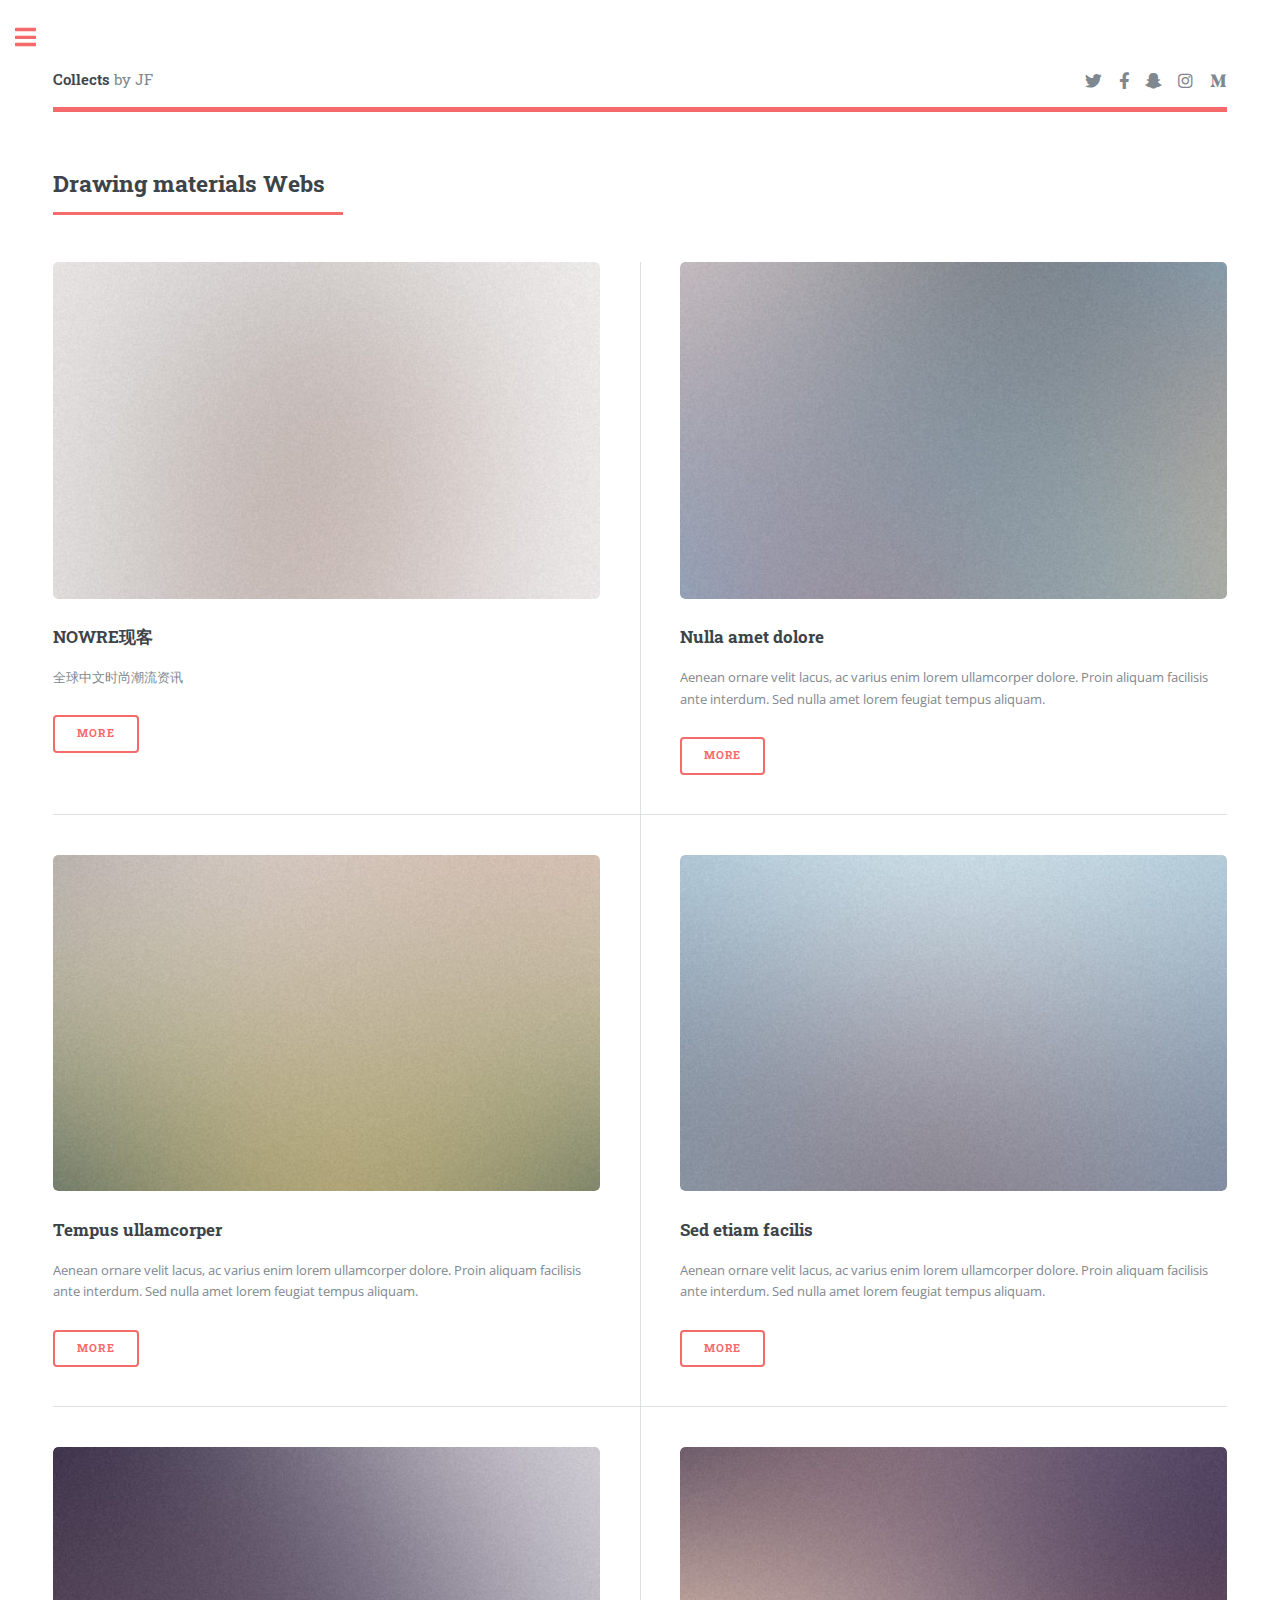
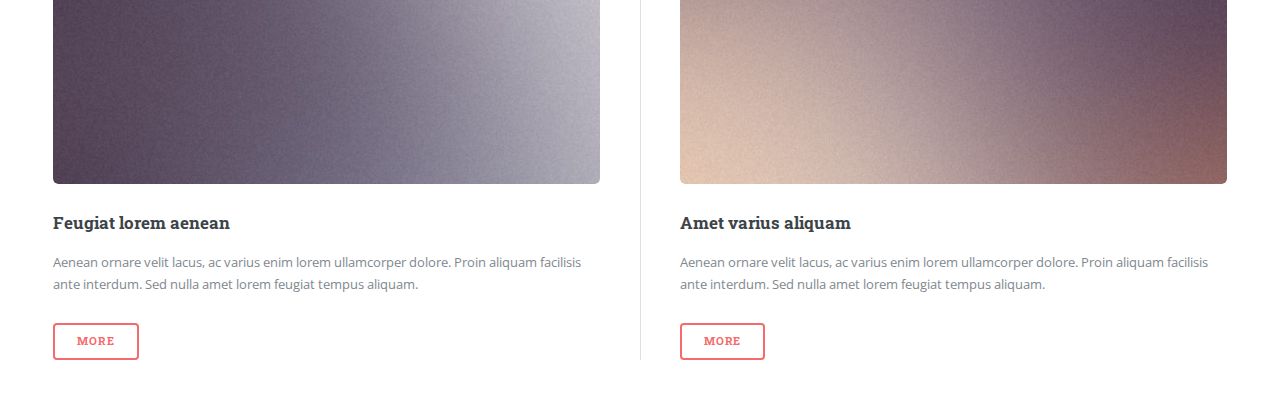
<file: fashion.html>
<!DOCTYPE HTML>
<!--
	Editorial by HTML5 UP
	html5up.net | @ajlkn
	Free for personal and commercial use under the CCA 3.0 license (html5up.net/license)
-->
<html>
	<head>
		<title>Collects by JF </title>
		<meta charset="utf-8" />
		<meta name="viewport" content="width=device-width, initial-scale=1, user-scalable=no" />
		<link rel="stylesheet" href="assets/css/main.css" />
	</head>
	<body class="is-preload">

		<!-- Wrapper -->
			<div id="wrapper">

				<!-- Main -->
					<div id="main">
						<div class="inner">

							<!-- Header -->
								<header id="header">
									<a href="index.html" class="logo"><strong>Collects</strong>  by JF </a>
									<ul class="icons">
										<li><a href="#" class="icon brands fa-twitter"><span class="label">Twitter</span></a></li>
										<li><a href="#" class="icon brands fa-facebook-f"><span class="label">Facebook</span></a></li>
										<li><a href="#" class="icon brands fa-snapchat-ghost"><span class="label">Snapchat</span></a></li>
										<li><a href="#" class="icon brands fa-instagram"><span class="label">Instagram</span></a></li>
										<li><a href="#" class="icon brands fa-medium-m"><span class="label">Medium</span></a></li>
									</ul>
								</header>

							

							<!-- Section -->
								<section>
									<header class="major">
										<h2>Drawing materials Webs</h2>
									</header>
									<div class="posts">
										<article>
											<a href="#" class="image"><img src="images/pic01.jpg" alt="" /></a>
											<h3>NOWRE现客</h3>
											<p>全球中文时尚潮流资讯</p>
											<ul class="actions">
												<li><a href="https://nowre.com/" class="button">More</a></li>
											</ul>
										</article>
										<article>
											<a href="#" class="image"><img src="images/pic02.jpg" alt="" /></a>
											<h3>Nulla amet dolore</h3>
											<p>Aenean ornare velit lacus, ac varius enim lorem ullamcorper dolore. Proin aliquam facilisis ante interdum. Sed nulla amet lorem feugiat tempus aliquam.</p>
											<ul class="actions">
												<li><a href="#" class="button">More</a></li>
											</ul>
										</article>
										<article>
											<a href="#" class="image"><img src="images/pic03.jpg" alt="" /></a>
											<h3>Tempus ullamcorper</h3>
											<p>Aenean ornare velit lacus, ac varius enim lorem ullamcorper dolore. Proin aliquam facilisis ante interdum. Sed nulla amet lorem feugiat tempus aliquam.</p>
											<ul class="actions">
												<li><a href="#" class="button">More</a></li>
											</ul>
										</article>
										<article>
											<a href="#" class="image"><img src="images/pic04.jpg" alt="" /></a>
											<h3>Sed etiam facilis</h3>
											<p>Aenean ornare velit lacus, ac varius enim lorem ullamcorper dolore. Proin aliquam facilisis ante interdum. Sed nulla amet lorem feugiat tempus aliquam.</p>
											<ul class="actions">
												<li><a href="#" class="button">More</a></li>
											</ul>
										</article>
										<article>
											<a href="#" class="image"><img src="images/pic05.jpg" alt="" /></a>
											<h3>Feugiat lorem aenean</h3>
											<p>Aenean ornare velit lacus, ac varius enim lorem ullamcorper dolore. Proin aliquam facilisis ante interdum. Sed nulla amet lorem feugiat tempus aliquam.</p>
											<ul class="actions">
												<li><a href="#" class="button">More</a></li>
											</ul>
										</article>
										<article>
											<a href="#" class="image"><img src="images/pic06.jpg" alt="" /></a>
											<h3>Amet varius aliquam</h3>
											<p>Aenean ornare velit lacus, ac varius enim lorem ullamcorper dolore. Proin aliquam facilisis ante interdum. Sed nulla amet lorem feugiat tempus aliquam.</p>
											<ul class="actions">
												<li><a href="#" class="button">More</a></li>
											</ul>
										</article>
									</div>
								</section>

						</div>
					</div>

				<!-- Sidebar -->
					<div id="sidebar">
						<div class="inner">

							<!-- Search -->
								<section id="search" class="alt">
									<form method="post" action="#">
										<input type="text" name="query" id="query" placeholder="Search" />
									</form>
								</section>

							<!-- Menu -->
								<nav id="menu">
									<header class="major">
										<h2>Menu</h2>
									</header>
									<ul>
										<li><a href="index.html">Homepage</a></li>
										<li><a href="generic.html">Generic</a></li>
										<li><a href="elements.html">Elements</a></li>
										<li>
											<span class="opener">Submenu</span>
											<ul>
												<li><a href="#">Lorem Dolor</a></li>
												<li><a href="#">Ipsum Adipiscing</a></li>
												<li><a href="#">Tempus Magna</a></li>
												<li><a href="#">Feugiat Veroeros</a></li>
											</ul>
										</li>
										
										<li><a href="fashion.html">Fashion News</a></li>
										<!-- <li>
											<span class="opener">Another Submenu</span>
											<ul>
												<li><a href="#">Lorem Dolor</a></li>
												<li><a href="#">Ipsum Adipiscing</a></li>
												<li><a href="#">Tempus Magna</a></li>
												<li><a href="#">Feugiat Veroeros</a></li>
											</ul>
										</li>
										<li><a href="#">Maximus Erat</a></li>
										<li><a href="#">Sapien Mauris</a></li>
										<li><a href="#">Amet Lacinia</a></li><-->
									</ul>
								</nav>

							

							<!-- Section -->
								<section>
									<header class="major">
										<h2>Get in touch</h2>
									</header>
									<p>Sed varius enim lorem ullamcorper dolore aliquam aenean ornare velit lacus, ac varius enim lorem ullamcorper dolore. Proin sed aliquam facilisis ante interdum. Sed nulla amet lorem feugiat tempus aliquam.</p>
									<ul class="contact">
										<li class="icon solid fa-envelope"><a href="#">information@untitled.tld</a></li>
										<li class="icon solid fa-phone">(000) 000-0000</li>
										<li class="icon solid fa-home">1234 Somewhere Road #8254<br />
										Nashville, TN 00000-0000</li>
									</ul>
								</section>

							<!-- Footer -->
								<footer id="footer">
									<p class="copyright">&copy; Untitled. All rights reserved. Demo Images: <a href="https://unsplash.com">Unsplash</a>. Design: <a href="https://html5up.net">HTML5 UP</a>.</p>
								</footer>

						</div>
					</div>

			</div>

		<!-- Scripts -->
			<script src="assets/js/jquery.min.js"></script>
			<script src="assets/js/browser.min.js"></script>
			<script src="assets/js/breakpoints.min.js"></script>
			<script src="assets/js/util.js"></script>
			<script src="assets/js/main.js"></script>

	</body>
</html>
</file>
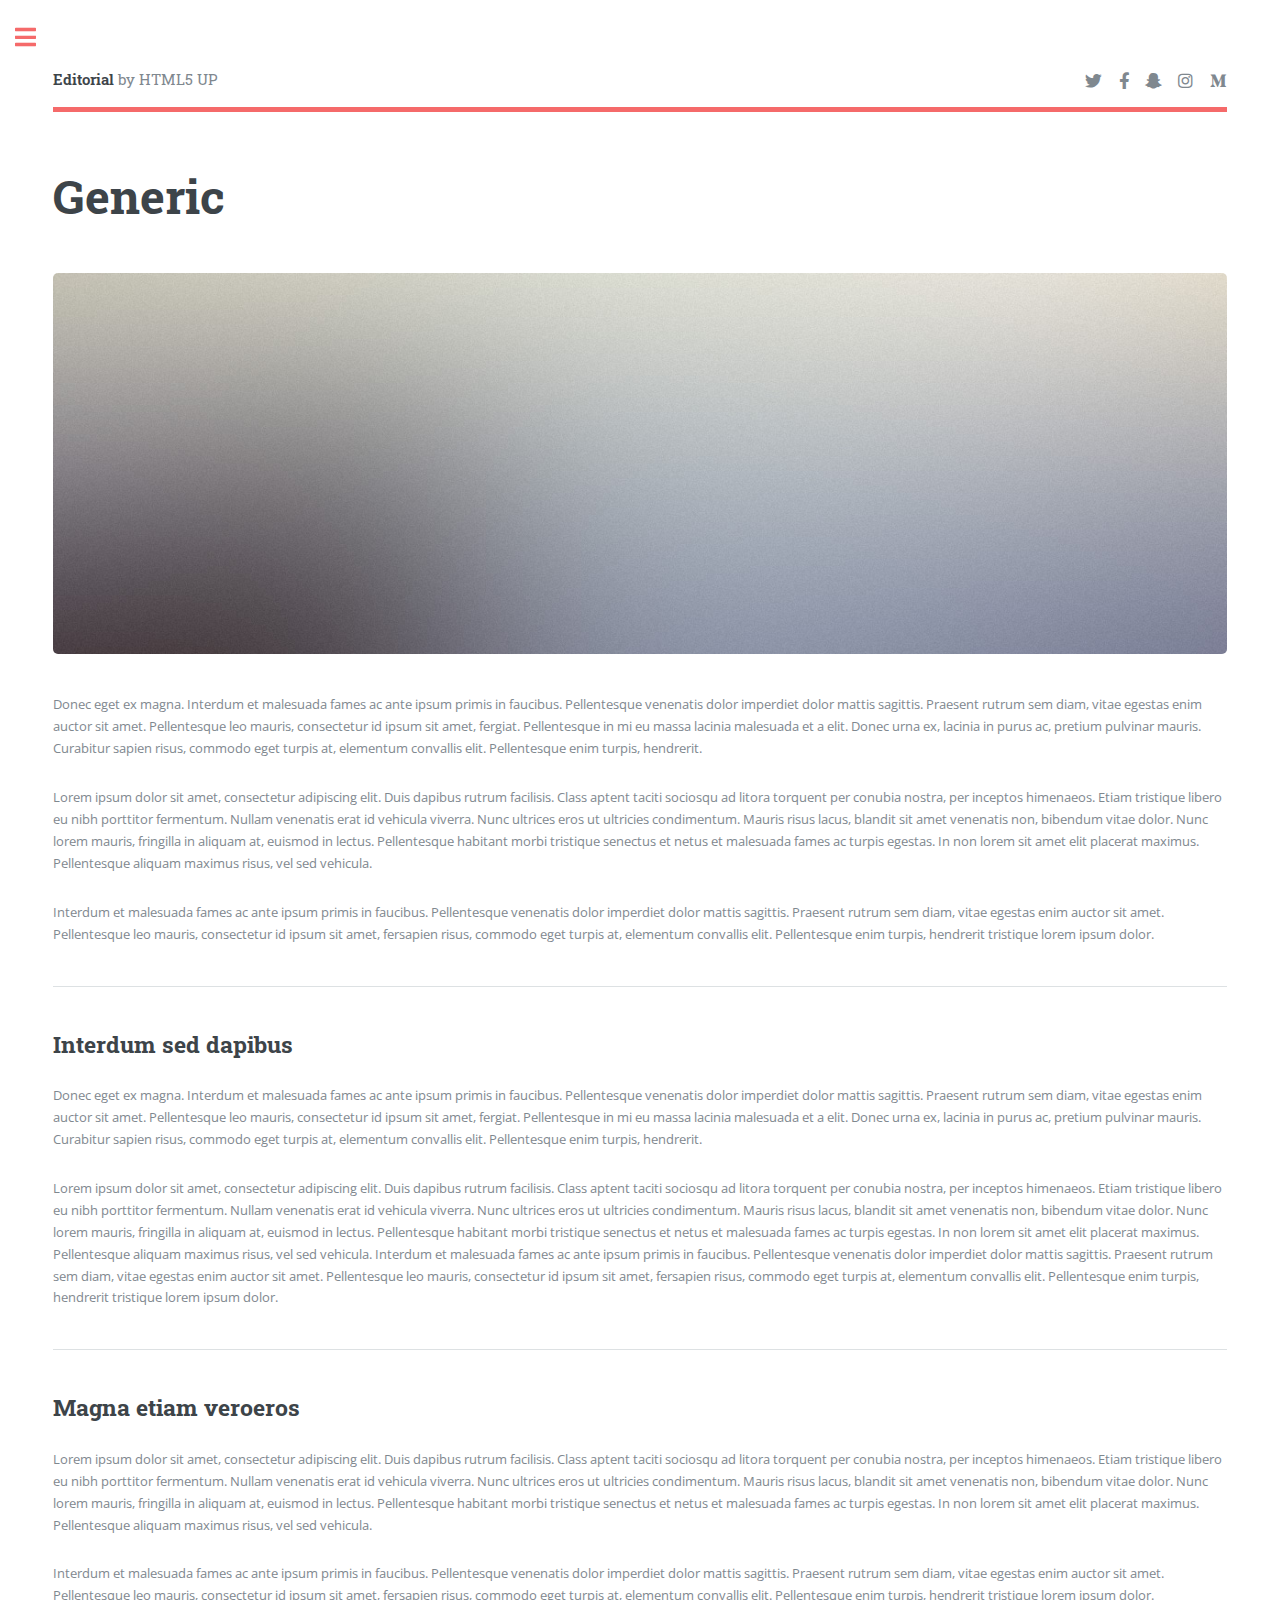
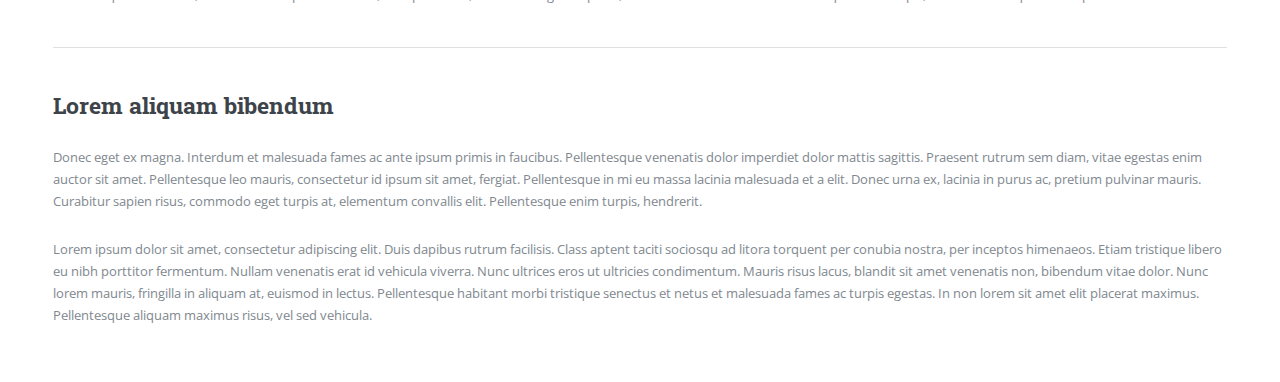
<file: generic.html>
<!DOCTYPE HTML>
<!--
	Editorial by HTML5 UP
	html5up.net | @ajlkn
	Free for personal and commercial use under the CCA 3.0 license (html5up.net/license)
-->
<html>
	<head>
		<title>Generic - Editorial by HTML5 UP</title>
		<meta charset="utf-8" />
		<meta name="viewport" content="width=device-width, initial-scale=1, user-scalable=no" />
		<link rel="stylesheet" href="assets/css/main.css" />
	</head>
	<body class="is-preload">

		<!-- Wrapper -->
			<div id="wrapper">

				<!-- Main -->
					<div id="main">
						<div class="inner">

							<!-- Header -->
								<header id="header">
									<a href="index.html" class="logo"><strong>Editorial</strong> by HTML5 UP</a>
									<ul class="icons">
										<li><a href="#" class="icon brands fa-twitter"><span class="label">Twitter</span></a></li>
										<li><a href="#" class="icon brands fa-facebook-f"><span class="label">Facebook</span></a></li>
										<li><a href="#" class="icon brands fa-snapchat-ghost"><span class="label">Snapchat</span></a></li>
										<li><a href="#" class="icon brands fa-instagram"><span class="label">Instagram</span></a></li>
										<li><a href="#" class="icon brands fa-medium-m"><span class="label">Medium</span></a></li>
									</ul>
								</header>

							<!-- Content -->
								<section>
									<header class="main">
										<h1>Generic</h1>
									</header>

									<span class="image main"><img src="images/pic11.jpg" alt="" /></span>

									<p>Donec eget ex magna. Interdum et malesuada fames ac ante ipsum primis in faucibus. Pellentesque venenatis dolor imperdiet dolor mattis sagittis. Praesent rutrum sem diam, vitae egestas enim auctor sit amet. Pellentesque leo mauris, consectetur id ipsum sit amet, fergiat. Pellentesque in mi eu massa lacinia malesuada et a elit. Donec urna ex, lacinia in purus ac, pretium pulvinar mauris. Curabitur sapien risus, commodo eget turpis at, elementum convallis elit. Pellentesque enim turpis, hendrerit.</p>
									<p>Lorem ipsum dolor sit amet, consectetur adipiscing elit. Duis dapibus rutrum facilisis. Class aptent taciti sociosqu ad litora torquent per conubia nostra, per inceptos himenaeos. Etiam tristique libero eu nibh porttitor fermentum. Nullam venenatis erat id vehicula viverra. Nunc ultrices eros ut ultricies condimentum. Mauris risus lacus, blandit sit amet venenatis non, bibendum vitae dolor. Nunc lorem mauris, fringilla in aliquam at, euismod in lectus. Pellentesque habitant morbi tristique senectus et netus et malesuada fames ac turpis egestas. In non lorem sit amet elit placerat maximus. Pellentesque aliquam maximus risus, vel sed vehicula.</p>
									<p>Interdum et malesuada fames ac ante ipsum primis in faucibus. Pellentesque venenatis dolor imperdiet dolor mattis sagittis. Praesent rutrum sem diam, vitae egestas enim auctor sit amet. Pellentesque leo mauris, consectetur id ipsum sit amet, fersapien risus, commodo eget turpis at, elementum convallis elit. Pellentesque enim turpis, hendrerit tristique lorem ipsum dolor.</p>

									<hr class="major" />

									<h2>Interdum sed dapibus</h2>
									<p>Donec eget ex magna. Interdum et malesuada fames ac ante ipsum primis in faucibus. Pellentesque venenatis dolor imperdiet dolor mattis sagittis. Praesent rutrum sem diam, vitae egestas enim auctor sit amet. Pellentesque leo mauris, consectetur id ipsum sit amet, fergiat. Pellentesque in mi eu massa lacinia malesuada et a elit. Donec urna ex, lacinia in purus ac, pretium pulvinar mauris. Curabitur sapien risus, commodo eget turpis at, elementum convallis elit. Pellentesque enim turpis, hendrerit.</p>
									<p>Lorem ipsum dolor sit amet, consectetur adipiscing elit. Duis dapibus rutrum facilisis. Class aptent taciti sociosqu ad litora torquent per conubia nostra, per inceptos himenaeos. Etiam tristique libero eu nibh porttitor fermentum. Nullam venenatis erat id vehicula viverra. Nunc ultrices eros ut ultricies condimentum. Mauris risus lacus, blandit sit amet venenatis non, bibendum vitae dolor. Nunc lorem mauris, fringilla in aliquam at, euismod in lectus. Pellentesque habitant morbi tristique senectus et netus et malesuada fames ac turpis egestas. In non lorem sit amet elit placerat maximus. Pellentesque aliquam maximus risus, vel sed vehicula. Interdum et malesuada fames ac ante ipsum primis in faucibus. Pellentesque venenatis dolor imperdiet dolor mattis sagittis. Praesent rutrum sem diam, vitae egestas enim auctor sit amet. Pellentesque leo mauris, consectetur id ipsum sit amet, fersapien risus, commodo eget turpis at, elementum convallis elit. Pellentesque enim turpis, hendrerit tristique lorem ipsum dolor.</p>

									<hr class="major" />

									<h2>Magna etiam veroeros</h2>
									<p>Lorem ipsum dolor sit amet, consectetur adipiscing elit. Duis dapibus rutrum facilisis. Class aptent taciti sociosqu ad litora torquent per conubia nostra, per inceptos himenaeos. Etiam tristique libero eu nibh porttitor fermentum. Nullam venenatis erat id vehicula viverra. Nunc ultrices eros ut ultricies condimentum. Mauris risus lacus, blandit sit amet venenatis non, bibendum vitae dolor. Nunc lorem mauris, fringilla in aliquam at, euismod in lectus. Pellentesque habitant morbi tristique senectus et netus et malesuada fames ac turpis egestas. In non lorem sit amet elit placerat maximus. Pellentesque aliquam maximus risus, vel sed vehicula.</p>
									<p>Interdum et malesuada fames ac ante ipsum primis in faucibus. Pellentesque venenatis dolor imperdiet dolor mattis sagittis. Praesent rutrum sem diam, vitae egestas enim auctor sit amet. Pellentesque leo mauris, consectetur id ipsum sit amet, fersapien risus, commodo eget turpis at, elementum convallis elit. Pellentesque enim turpis, hendrerit tristique lorem ipsum dolor.</p>

									<hr class="major" />

									<h2>Lorem aliquam bibendum</h2>
									<p>Donec eget ex magna. Interdum et malesuada fames ac ante ipsum primis in faucibus. Pellentesque venenatis dolor imperdiet dolor mattis sagittis. Praesent rutrum sem diam, vitae egestas enim auctor sit amet. Pellentesque leo mauris, consectetur id ipsum sit amet, fergiat. Pellentesque in mi eu massa lacinia malesuada et a elit. Donec urna ex, lacinia in purus ac, pretium pulvinar mauris. Curabitur sapien risus, commodo eget turpis at, elementum convallis elit. Pellentesque enim turpis, hendrerit.</p>
									<p>Lorem ipsum dolor sit amet, consectetur adipiscing elit. Duis dapibus rutrum facilisis. Class aptent taciti sociosqu ad litora torquent per conubia nostra, per inceptos himenaeos. Etiam tristique libero eu nibh porttitor fermentum. Nullam venenatis erat id vehicula viverra. Nunc ultrices eros ut ultricies condimentum. Mauris risus lacus, blandit sit amet venenatis non, bibendum vitae dolor. Nunc lorem mauris, fringilla in aliquam at, euismod in lectus. Pellentesque habitant morbi tristique senectus et netus et malesuada fames ac turpis egestas. In non lorem sit amet elit placerat maximus. Pellentesque aliquam maximus risus, vel sed vehicula.</p>

								</section>

						</div>
					</div>

				<!-- Sidebar -->
					<div id="sidebar">
						<div class="inner">

							<!-- Search -->
								<section id="search" class="alt">
									<form method="post" action="#">
										<input type="text" name="query" id="query" placeholder="Search" />
									</form>
								</section>

							<!-- Menu -->
								<nav id="menu">
									<header class="major">
										<h2>Menu</h2>
									</header>
									<ul>
										<li><a href="index.html">Homepage</a></li>
										<li><a href="generic.html">Generic</a></li>
										<li><a href="elements.html">Elements</a></li>
										<li>
											<span class="opener">Submenu</span>
											<ul>
												<li><a href="#">Lorem Dolor</a></li>
												<li><a href="#">Ipsum Adipiscing</a></li>
												<li><a href="#">Tempus Magna</a></li>
												<li><a href="#">Feugiat Veroeros</a></li>
											</ul>
										</li>
										<li><a href="#">Etiam Dolore</a></li>
										<li><a href="#">Adipiscing</a></li>
										<li>
											<span class="opener">Another Submenu</span>
											<ul>
												<li><a href="#">Lorem Dolor</a></li>
												<li><a href="#">Ipsum Adipiscing</a></li>
												<li><a href="#">Tempus Magna</a></li>
												<li><a href="#">Feugiat Veroeros</a></li>
											</ul>
										</li>
										<li><a href="#">Maximus Erat</a></li>
										<li><a href="#">Sapien Mauris</a></li>
										<li><a href="#">Amet Lacinia</a></li>
									</ul>
								</nav>

							<!-- Section -->
								<section>
									<header class="major">
										<h2>Ante interdum</h2>
									</header>
									<div class="mini-posts">
										<article>
											<a href="#" class="image"><img src="images/pic07.jpg" alt="" /></a>
											<p>Aenean ornare velit lacus, ac varius enim lorem ullamcorper dolore aliquam.</p>
										</article>
										<article>
											<a href="#" class="image"><img src="images/pic08.jpg" alt="" /></a>
											<p>Aenean ornare velit lacus, ac varius enim lorem ullamcorper dolore aliquam.</p>
										</article>
										<article>
											<a href="#" class="image"><img src="images/pic09.jpg" alt="" /></a>
											<p>Aenean ornare velit lacus, ac varius enim lorem ullamcorper dolore aliquam.</p>
										</article>
									</div>
									<ul class="actions">
										<li><a href="#" class="button">More</a></li>
									</ul>
								</section>

							<!-- Section -->
								<section>
									<header class="major">
										<h2>Get in touch</h2>
									</header>
									<p>Sed varius enim lorem ullamcorper dolore aliquam aenean ornare velit lacus, ac varius enim lorem ullamcorper dolore. Proin sed aliquam facilisis ante interdum. Sed nulla amet lorem feugiat tempus aliquam.</p>
									<ul class="contact">
										<li class="icon solid fa-envelope"><a href="#">information@untitled.tld</a></li>
										<li class="icon solid fa-phone">(000) 000-0000</li>
										<li class="icon solid fa-home">1234 Somewhere Road #8254<br />
										Nashville, TN 00000-0000</li>
									</ul>
								</section>

							<!-- Footer -->
								<footer id="footer">
									<p class="copyright">&copy; Untitled. All rights reserved. Demo Images: <a href="https://unsplash.com">Unsplash</a>. Design: <a href="https://html5up.net">HTML5 UP</a>.</p>
								</footer>

						</div>
					</div>

			</div>

		<!-- Scripts -->
			<script src="assets/js/jquery.min.js"></script>
			<script src="assets/js/browser.min.js"></script>
			<script src="assets/js/breakpoints.min.js"></script>
			<script src="assets/js/util.js"></script>
			<script src="assets/js/main.js"></script>

	</body>
</html>
</file>
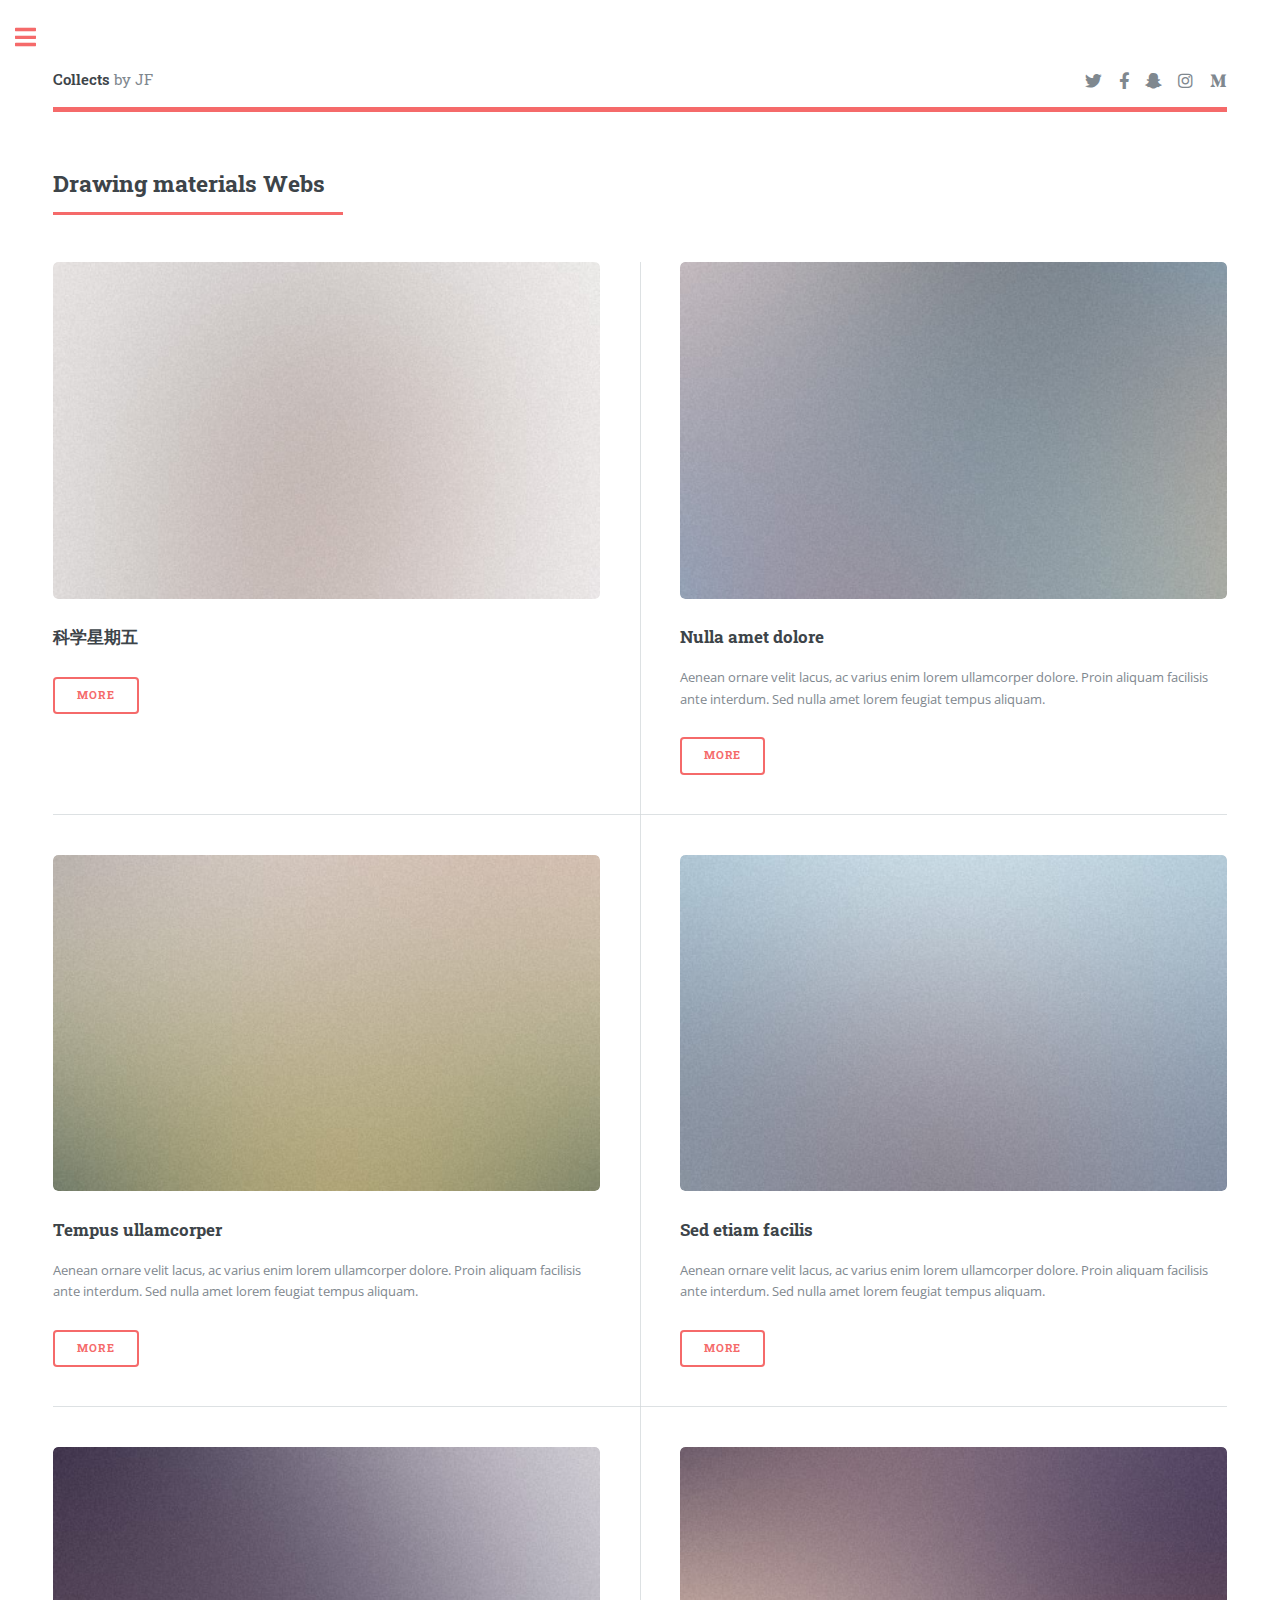
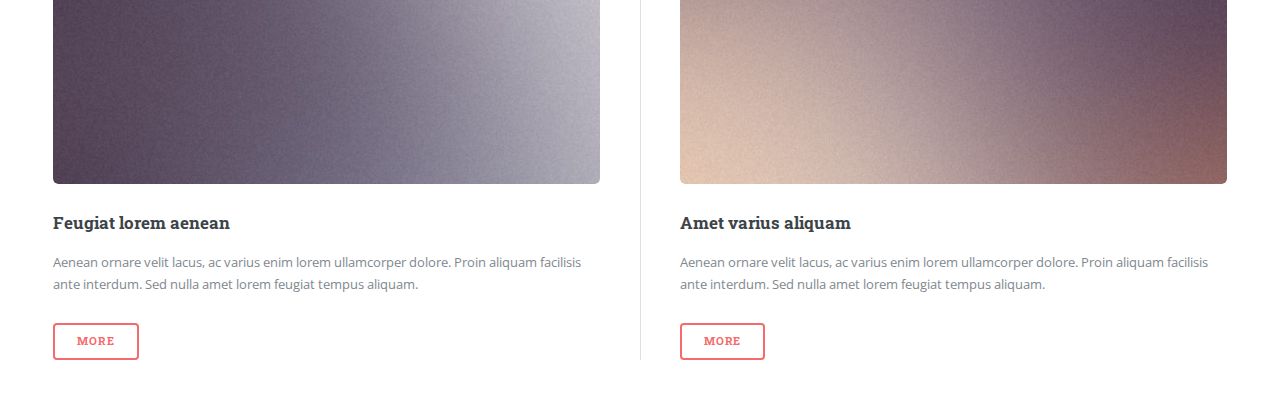
<file: sci.html>
<!DOCTYPE HTML>
<!--
	Editorial by HTML5 UP
	html5up.net | @ajlkn
	Free for personal and commercial use under the CCA 3.0 license (html5up.net/license)
-->
<html>
	<head>
		<title>Collects by JF </title>
		<meta charset="utf-8" />
		<meta name="viewport" content="width=device-width, initial-scale=1, user-scalable=no" />
		<link rel="stylesheet" href="assets/css/main.css" />
	</head>
	<body class="is-preload">

		<!-- Wrapper -->
			<div id="wrapper">

				<!-- Main -->
					<div id="main">
						<div class="inner">

							<!-- Header -->
								<header id="header">
									<a href="index.html" class="logo"><strong>Collects</strong>  by JF </a>
									<ul class="icons">
										<li><a href="#" class="icon brands fa-twitter"><span class="label">Twitter</span></a></li>
										<li><a href="#" class="icon brands fa-facebook-f"><span class="label">Facebook</span></a></li>
										<li><a href="#" class="icon brands fa-snapchat-ghost"><span class="label">Snapchat</span></a></li>
										<li><a href="#" class="icon brands fa-instagram"><span class="label">Instagram</span></a></li>
										<li><a href="#" class="icon brands fa-medium-m"><span class="label">Medium</span></a></li>
									</ul>
								</header>

							

							<!-- Section -->
								<section>
									<header class="major">
										<h2>Drawing materials Webs</h2>
									</header>
									<div class="posts">
										<article>
											<a href="#" class="image"><img src="images/pic01.jpg" alt="" /></a>
											<h3>科学星期五</h3>
											<p></p>
											<ul class="actions">
												<li><a href="https://www.sciencefriday.com" class="button">More</a></li>
											</ul>
										</article>
										<article>
											<a href="#" class="image"><img src="images/pic02.jpg" alt="" /></a>
											<h3>Nulla amet dolore</h3>
											<p>Aenean ornare velit lacus, ac varius enim lorem ullamcorper dolore. Proin aliquam facilisis ante interdum. Sed nulla amet lorem feugiat tempus aliquam.</p>
											<ul class="actions">
												<li><a href="#" class="button">More</a></li>
											</ul>
										</article>
										<article>
											<a href="#" class="image"><img src="images/pic03.jpg" alt="" /></a>
											<h3>Tempus ullamcorper</h3>
											<p>Aenean ornare velit lacus, ac varius enim lorem ullamcorper dolore. Proin aliquam facilisis ante interdum. Sed nulla amet lorem feugiat tempus aliquam.</p>
											<ul class="actions">
												<li><a href="#" class="button">More</a></li>
											</ul>
										</article>
										<article>
											<a href="#" class="image"><img src="images/pic04.jpg" alt="" /></a>
											<h3>Sed etiam facilis</h3>
											<p>Aenean ornare velit lacus, ac varius enim lorem ullamcorper dolore. Proin aliquam facilisis ante interdum. Sed nulla amet lorem feugiat tempus aliquam.</p>
											<ul class="actions">
												<li><a href="#" class="button">More</a></li>
											</ul>
										</article>
										<article>
											<a href="#" class="image"><img src="images/pic05.jpg" alt="" /></a>
											<h3>Feugiat lorem aenean</h3>
											<p>Aenean ornare velit lacus, ac varius enim lorem ullamcorper dolore. Proin aliquam facilisis ante interdum. Sed nulla amet lorem feugiat tempus aliquam.</p>
											<ul class="actions">
												<li><a href="#" class="button">More</a></li>
											</ul>
										</article>
										<article>
											<a href="#" class="image"><img src="images/pic06.jpg" alt="" /></a>
											<h3>Amet varius aliquam</h3>
											<p>Aenean ornare velit lacus, ac varius enim lorem ullamcorper dolore. Proin aliquam facilisis ante interdum. Sed nulla amet lorem feugiat tempus aliquam.</p>
											<ul class="actions">
												<li><a href="#" class="button">More</a></li>
											</ul>
										</article>
									</div>
								</section>

						</div>
					</div>

				<!-- Sidebar -->
					<div id="sidebar">
						<div class="inner">

							<!-- Search -->
								<section id="search" class="alt">
									<form method="post" action="#">
										<input type="text" name="query" id="query" placeholder="Search" />
									</form>
								</section>

							<!-- Menu -->
								<nav id="menu">
									<header class="major">
										<h2>Menu</h2>
									</header>
									<ul>
										<li><a href="index.html">Homepage</a></li>
										<li><a href="generic.html">Generic</a></li>
										<li><a href="elements.html">Elements</a></li>
										<li>
											<span class="opener">Submenu</span>
											<ul>
												<li><a href="#">Lorem Dolor</a></li>
												<li><a href="#">Ipsum Adipiscing</a></li>
												<li><a href="#">Tempus Magna</a></li>
												<li><a href="#">Feugiat Veroeros</a></li>
											</ul>
										</li>
										
										<li><a href="sci.html">Popularization of science</a></li>
										<!-- <li>
											<span class="opener">Another Submenu</span>
											<ul>
												<li><a href="#">Lorem Dolor</a></li>
												<li><a href="#">Ipsum Adipiscing</a></li>
												<li><a href="#">Tempus Magna</a></li>
												<li><a href="#">Feugiat Veroeros</a></li>
											</ul>
										</li>
										<li><a href="#">Maximus Erat</a></li>
										<li><a href="#">Sapien Mauris</a></li>
										<li><a href="#">Amet Lacinia</a></li><-->
									</ul>
								</nav>

							

							<!-- Section -->
								<section>
									<header class="major">
										<h2>Get in touch</h2>
									</header>
									<p>Sed varius enim lorem ullamcorper dolore aliquam aenean ornare velit lacus, ac varius enim lorem ullamcorper dolore. Proin sed aliquam facilisis ante interdum. Sed nulla amet lorem feugiat tempus aliquam.</p>
									<ul class="contact">
										<li class="icon solid fa-envelope"><a href="#">information@untitled.tld</a></li>
										<li class="icon solid fa-phone">(000) 000-0000</li>
										<li class="icon solid fa-home">1234 Somewhere Road #8254<br />
										Nashville, TN 00000-0000</li>
									</ul>
								</section>

							<!-- Footer -->
								<footer id="footer">
									<p class="copyright">&copy; Untitled. All rights reserved. Demo Images: <a href="https://unsplash.com">Unsplash</a>. Design: <a href="https://html5up.net">HTML5 UP</a>.</p>
								</footer>

						</div>
					</div>

			</div>

		<!-- Scripts -->
			<script src="assets/js/jquery.min.js"></script>
			<script src="assets/js/browser.min.js"></script>
			<script src="assets/js/breakpoints.min.js"></script>
			<script src="assets/js/util.js"></script>
			<script src="assets/js/main.js"></script>

	</body>
</html>
</file>
<file: assets/css/main.css>
@import url(fontawesome-all.min.css);
@import url("https://fonts.googleapis.com/css?family=Open+Sans:400,600,400italic,600italic|Roboto+Slab:400,700");
/*
	Editorial by HTML5 UP
	html5up.net | @ajlkn
	Free for personal and commercial use under the CCA 3.0 license (html5up.net/license)
*/
html, body, div, span, applet, object,
iframe, h1, h2, h3, h4, h5, h6, p, blockquote,
pre, a, abbr, acronym, address, big, cite,
code, del, dfn, em, img, ins, kbd, q, s, samp,
small, strike, strong, sub, sup, tt, var, b,
u, i, center, dl, dt, dd, ol, ul, li, fieldset,
form, label, legend, table, caption, tbody,
tfoot, thead, tr, th, td, article, aside,
canvas, details, embed, figure, figcaption,
footer, header, hgroup, menu, nav, output, ruby,
section, summary, time, mark, audio, video {
  margin: 0;
  padding: 0;
  border: 0;
  font-size: 100%;
  font: inherit;
  vertical-align: baseline; }

article, aside, details, figcaption, figure,
footer, header, hgroup, menu, nav, section {
  display: block; }

body {
  line-height: 1; }

ol, ul {
  list-style: none; }

blockquote, q {
  quotes: none; }
  blockquote:before, blockquote:after, q:before, q:after {
    content: '';
    content: none; }

table {
  border-collapse: collapse;
  border-spacing: 0; }

body {
  -webkit-text-size-adjust: none; }

mark {
  background-color: transparent;
  color: inherit; }

input::-moz-focus-inner {
  border: 0;
  padding: 0; }

input, select, textarea {
  -moz-appearance: none;
  -webkit-appearance: none;
  -ms-appearance: none;
  appearance: none; }

/* Basic */
@-ms-viewport {
  width: device-width; }

body {
  -ms-overflow-style: scrollbar; }

@media screen and (max-width: 480px) {
  html, body {
    min-width: 320px; } }

html {
  box-sizing: border-box; }

*, *:before, *:after {
  box-sizing: inherit; }

body {
  background: #ffffff; }
  body.is-preload *, body.is-preload *:before, body.is-preload *:after, body.is-resizing *, body.is-resizing *:before, body.is-resizing *:after {
    -moz-animation: none !important;
    -webkit-animation: none !important;
    -ms-animation: none !important;
    animation: none !important;
    -moz-transition: none !important;
    -webkit-transition: none !important;
    -ms-transition: none !important;
    transition: none !important; }

/* Type */
body, input, select, textarea {
  color: #7f888f;
  font-family: "Open Sans", sans-serif;
  font-size: 13pt;
  font-weight: 400;
  line-height: 1.65; }
  @media screen and (max-width: 1680px) {
    body, input, select, textarea {
      font-size: 11pt; } }
  @media screen and (max-width: 1280px) {
    body, input, select, textarea {
      font-size: 10pt; } }
  @media screen and (max-width: 360px) {
    body, input, select, textarea {
      font-size: 9pt; } }

a {
  -moz-transition: color 0.2s ease-in-out, border-bottom-color 0.2s ease-in-out;
  -webkit-transition: color 0.2s ease-in-out, border-bottom-color 0.2s ease-in-out;
  -ms-transition: color 0.2s ease-in-out, border-bottom-color 0.2s ease-in-out;
  transition: color 0.2s ease-in-out, border-bottom-color 0.2s ease-in-out;
  border-bottom: dotted 1px;
  color: #f56a6a;
  text-decoration: none; }
  a:hover {
    border-bottom-color: #f56a6a;
    color: #f56a6a !important; }
    a:hover strong {
      color: inherit; }

strong, b {
  color: #3d4449;
  font-weight: 600; }

em, i {
  font-style: italic; }

p {
  margin: 0 0 2em 0; }

h1, h2, h3, h4, h5, h6 {
  color: #3d4449;
  font-family: "Roboto Slab", serif;
  font-weight: 700;
  line-height: 1.5;
  margin: 0 0 1em 0; }
  h1 a, h2 a, h3 a, h4 a, h5 a, h6 a {
    color: inherit;
    text-decoration: none;
    border-bottom: 0; }

h1 {
  font-size: 4em;
  margin: 0 0 0.5em 0;
  line-height: 1.3; }

h2 {
  font-size: 1.75em; }

h3 {
  font-size: 1.25em; }

h4 {
  font-size: 1.1em; }

h5 {
  font-size: 0.9em; }

h6 {
  font-size: 0.7em; }

@media screen and (max-width: 1680px) {
  h1 {
    font-size: 3.5em; } }

@media screen and (max-width: 980px) {
  h1 {
    font-size: 3.25em; } }

@media screen and (max-width: 736px) {
  h1 {
    font-size: 2em;
    line-height: 1.4; }
  h2 {
    font-size: 1.5em; } }

sub {
  font-size: 0.8em;
  position: relative;
  top: 0.5em; }

sup {
  font-size: 0.8em;
  position: relative;
  top: -0.5em; }

blockquote {
  border-left: solid 3px rgba(210, 215, 217, 0.75);
  font-style: italic;
  margin: 0 0 2em 0;
  padding: 0.5em 0 0.5em 2em; }

code {
  background: rgba(230, 235, 237, 0.25);
  border-radius: 0.375em;
  border: solid 1px rgba(210, 215, 217, 0.75);
  font-family: "Courier New", monospace;
  font-size: 0.9em;
  margin: 0 0.25em;
  padding: 0.25em 0.65em; }

pre {
  -webkit-overflow-scrolling: touch;
  font-family: "Courier New", monospace;
  font-size: 0.9em;
  margin: 0 0 2em 0; }
  pre code {
    display: block;
    line-height: 1.75;
    padding: 1em 1.5em;
    overflow-x: auto; }

hr {
  border: 0;
  border-bottom: solid 1px rgba(210, 215, 217, 0.75);
  margin: 2em 0; }
  hr.major {
    margin: 3em 0; }

.align-left {
  text-align: left; }

.align-center {
  text-align: center; }

.align-right {
  text-align: right; }

/* Row */
.row {
  display: flex;
  flex-wrap: wrap;
  box-sizing: border-box;
  align-items: stretch; }
  .row > * {
    box-sizing: border-box; }
  .row.gtr-uniform > * > :last-child {
    margin-bottom: 0; }
  .row.aln-left {
    justify-content: flex-start; }
  .row.aln-center {
    justify-content: center; }
  .row.aln-right {
    justify-content: flex-end; }
  .row.aln-top {
    align-items: flex-start; }
  .row.aln-middle {
    align-items: center; }
  .row.aln-bottom {
    align-items: flex-end; }
  .row > .imp {
    order: -1; }
  .row > .col-1 {
    width: 8.33333%; }
  .row > .off-1 {
    margin-left: 8.33333%; }
  .row > .col-2 {
    width: 16.66667%; }
  .row > .off-2 {
    margin-left: 16.66667%; }
  .row > .col-3 {
    width: 25%; }
  .row > .off-3 {
    margin-left: 25%; }
  .row > .col-4 {
    width: 33.33333%; }
  .row > .off-4 {
    margin-left: 33.33333%; }
  .row > .col-5 {
    width: 41.66667%; }
  .row > .off-5 {
    margin-left: 41.66667%; }
  .row > .col-6 {
    width: 50%; }
  .row > .off-6 {
    margin-left: 50%; }
  .row > .col-7 {
    width: 58.33333%; }
  .row > .off-7 {
    margin-left: 58.33333%; }
  .row > .col-8 {
    width: 66.66667%; }
  .row > .off-8 {
    margin-left: 66.66667%; }
  .row > .col-9 {
    width: 75%; }
  .row > .off-9 {
    margin-left: 75%; }
  .row > .col-10 {
    width: 83.33333%; }
  .row > .off-10 {
    margin-left: 83.33333%; }
  .row > .col-11 {
    width: 91.66667%; }
  .row > .off-11 {
    margin-left: 91.66667%; }
  .row > .col-12 {
    width: 100%; }
  .row > .off-12 {
    margin-left: 100%; }
  .row.gtr-0 {
    margin-top: 0;
    margin-left: 0em; }
    .row.gtr-0 > * {
      padding: 0 0 0 0em; }
    .row.gtr-0.gtr-uniform {
      margin-top: 0em; }
      .row.gtr-0.gtr-uniform > * {
        padding-top: 0em; }
  .row.gtr-25 {
    margin-top: 0;
    margin-left: -0.375em; }
    .row.gtr-25 > * {
      padding: 0 0 0 0.375em; }
    .row.gtr-25.gtr-uniform {
      margin-top: -0.375em; }
      .row.gtr-25.gtr-uniform > * {
        padding-top: 0.375em; }
  .row.gtr-50 {
    margin-top: 0;
    margin-left: -0.75em; }
    .row.gtr-50 > * {
      padding: 0 0 0 0.75em; }
    .row.gtr-50.gtr-uniform {
      margin-top: -0.75em; }
      .row.gtr-50.gtr-uniform > * {
        padding-top: 0.75em; }
  .row {
    margin-top: 0;
    margin-left: -1.5em; }
    .row > * {
      padding: 0 0 0 1.5em; }
    .row.gtr-uniform {
      margin-top: -1.5em; }
      .row.gtr-uniform > * {
        padding-top: 1.5em; }
  .row.gtr-150 {
    margin-top: 0;
    margin-left: -2.25em; }
    .row.gtr-150 > * {
      padding: 0 0 0 2.25em; }
    .row.gtr-150.gtr-uniform {
      margin-top: -2.25em; }
      .row.gtr-150.gtr-uniform > * {
        padding-top: 2.25em; }
  .row.gtr-200 {
    margin-top: 0;
    margin-left: -3em; }
    .row.gtr-200 > * {
      padding: 0 0 0 3em; }
    .row.gtr-200.gtr-uniform {
      margin-top: -3em; }
      .row.gtr-200.gtr-uniform > * {
        padding-top: 3em; }
  @media screen and (max-width: 1680px) {
    .row {
      display: flex;
      flex-wrap: wrap;
      box-sizing: border-box;
      align-items: stretch; }
      .row > * {
        box-sizing: border-box; }
      .row.gtr-uniform > * > :last-child {
        margin-bottom: 0; }
      .row.aln-left {
        justify-content: flex-start; }
      .row.aln-center {
        justify-content: center; }
      .row.aln-right {
        justify-content: flex-end; }
      .row.aln-top {
        align-items: flex-start; }
      .row.aln-middle {
        align-items: center; }
      .row.aln-bottom {
        align-items: flex-end; }
      .row > .imp-xlarge {
        order: -1; }
      .row > .col-1-xlarge {
        width: 8.33333%; }
      .row > .off-1-xlarge {
        margin-left: 8.33333%; }
      .row > .col-2-xlarge {
        width: 16.66667%; }
      .row > .off-2-xlarge {
        margin-left: 16.66667%; }
      .row > .col-3-xlarge {
        width: 25%; }
      .row > .off-3-xlarge {
        margin-left: 25%; }
      .row > .col-4-xlarge {
        width: 33.33333%; }
      .row > .off-4-xlarge {
        margin-left: 33.33333%; }
      .row > .col-5-xlarge {
        width: 41.66667%; }
      .row > .off-5-xlarge {
        margin-left: 41.66667%; }
      .row > .col-6-xlarge {
        width: 50%; }
      .row > .off-6-xlarge {
        margin-left: 50%; }
      .row > .col-7-xlarge {
        width: 58.33333%; }
      .row > .off-7-xlarge {
        margin-left: 58.33333%; }
      .row > .col-8-xlarge {
        width: 66.66667%; }
      .row > .off-8-xlarge {
        margin-left: 66.66667%; }
      .row > .col-9-xlarge {
        width: 75%; }
      .row > .off-9-xlarge {
        margin-left: 75%; }
      .row > .col-10-xlarge {
        width: 83.33333%; }
      .row > .off-10-xlarge {
        margin-left: 83.33333%; }
      .row > .col-11-xlarge {
        width: 91.66667%; }
      .row > .off-11-xlarge {
        margin-left: 91.66667%; }
      .row > .col-12-xlarge {
        width: 100%; }
      .row > .off-12-xlarge {
        margin-left: 100%; }
      .row.gtr-0 {
        margin-top: 0;
        margin-left: 0em; }
        .row.gtr-0 > * {
          padding: 0 0 0 0em; }
        .row.gtr-0.gtr-uniform {
          margin-top: 0em; }
          .row.gtr-0.gtr-uniform > * {
            padding-top: 0em; }
      .row.gtr-25 {
        margin-top: 0;
        margin-left: -0.375em; }
        .row.gtr-25 > * {
          padding: 0 0 0 0.375em; }
        .row.gtr-25.gtr-uniform {
          margin-top: -0.375em; }
          .row.gtr-25.gtr-uniform > * {
            padding-top: 0.375em; }
      .row.gtr-50 {
        margin-top: 0;
        margin-left: -0.75em; }
        .row.gtr-50 > * {
          padding: 0 0 0 0.75em; }
        .row.gtr-50.gtr-uniform {
          margin-top: -0.75em; }
          .row.gtr-50.gtr-uniform > * {
            padding-top: 0.75em; }
      .row {
        margin-top: 0;
        margin-left: -1.5em; }
        .row > * {
          padding: 0 0 0 1.5em; }
        .row.gtr-uniform {
          margin-top: -1.5em; }
          .row.gtr-uniform > * {
            padding-top: 1.5em; }
      .row.gtr-150 {
        margin-top: 0;
        margin-left: -2.25em; }
        .row.gtr-150 > * {
          padding: 0 0 0 2.25em; }
        .row.gtr-150.gtr-uniform {
          margin-top: -2.25em; }
          .row.gtr-150.gtr-uniform > * {
            padding-top: 2.25em; }
      .row.gtr-200 {
        margin-top: 0;
        margin-left: -3em; }
        .row.gtr-200 > * {
          padding: 0 0 0 3em; }
        .row.gtr-200.gtr-uniform {
          margin-top: -3em; }
          .row.gtr-200.gtr-uniform > * {
            padding-top: 3em; } }
  @media screen and (max-width: 1280px) {
    .row {
      display: flex;
      flex-wrap: wrap;
      box-sizing: border-box;
      align-items: stretch; }
      .row > * {
        box-sizing: border-box; }
      .row.gtr-uniform > * > :last-child {
        margin-bottom: 0; }
      .row.aln-left {
        justify-content: flex-start; }
      .row.aln-center {
        justify-content: center; }
      .row.aln-right {
        justify-content: flex-end; }
      .row.aln-top {
        align-items: flex-start; }
      .row.aln-middle {
        align-items: center; }
      .row.aln-bottom {
        align-items: flex-end; }
      .row > .imp-large {
        order: -1; }
      .row > .col-1-large {
        width: 8.33333%; }
      .row > .off-1-large {
        margin-left: 8.33333%; }
      .row > .col-2-large {
        width: 16.66667%; }
      .row > .off-2-large {
        margin-left: 16.66667%; }
      .row > .col-3-large {
        width: 25%; }
      .row > .off-3-large {
        margin-left: 25%; }
      .row > .col-4-large {
        width: 33.33333%; }
      .row > .off-4-large {
        margin-left: 33.33333%; }
      .row > .col-5-large {
        width: 41.66667%; }
      .row > .off-5-large {
        margin-left: 41.66667%; }
      .row > .col-6-large {
        width: 50%; }
      .row > .off-6-large {
        margin-left: 50%; }
      .row > .col-7-large {
        width: 58.33333%; }
      .row > .off-7-large {
        margin-left: 58.33333%; }
      .row > .col-8-large {
        width: 66.66667%; }
      .row > .off-8-large {
        margin-left: 66.66667%; }
      .row > .col-9-large {
        width: 75%; }
      .row > .off-9-large {
        margin-left: 75%; }
      .row > .col-10-large {
        width: 83.33333%; }
      .row > .off-10-large {
        margin-left: 83.33333%; }
      .row > .col-11-large {
        width: 91.66667%; }
      .row > .off-11-large {
        margin-left: 91.66667%; }
      .row > .col-12-large {
        width: 100%; }
      .row > .off-12-large {
        margin-left: 100%; }
      .row.gtr-0 {
        margin-top: 0;
        margin-left: 0em; }
        .row.gtr-0 > * {
          padding: 0 0 0 0em; }
        .row.gtr-0.gtr-uniform {
          margin-top: 0em; }
          .row.gtr-0.gtr-uniform > * {
            padding-top: 0em; }
      .row.gtr-25 {
        margin-top: 0;
        margin-left: -0.375em; }
        .row.gtr-25 > * {
          padding: 0 0 0 0.375em; }
        .row.gtr-25.gtr-uniform {
          margin-top: -0.375em; }
          .row.gtr-25.gtr-uniform > * {
            padding-top: 0.375em; }
      .row.gtr-50 {
        margin-top: 0;
        margin-left: -0.75em; }
        .row.gtr-50 > * {
          padding: 0 0 0 0.75em; }
        .row.gtr-50.gtr-uniform {
          margin-top: -0.75em; }
          .row.gtr-50.gtr-uniform > * {
            padding-top: 0.75em; }
      .row {
        margin-top: 0;
        margin-left: -1.5em; }
        .row > * {
          padding: 0 0 0 1.5em; }
        .row.gtr-uniform {
          margin-top: -1.5em; }
          .row.gtr-uniform > * {
            padding-top: 1.5em; }
      .row.gtr-150 {
        margin-top: 0;
        margin-left: -2.25em; }
        .row.gtr-150 > * {
          padding: 0 0 0 2.25em; }
        .row.gtr-150.gtr-uniform {
          margin-top: -2.25em; }
          .row.gtr-150.gtr-uniform > * {
            padding-top: 2.25em; }
      .row.gtr-200 {
        margin-top: 0;
        margin-left: -3em; }
        .row.gtr-200 > * {
          padding: 0 0 0 3em; }
        .row.gtr-200.gtr-uniform {
          margin-top: -3em; }
          .row.gtr-200.gtr-uniform > * {
            padding-top: 3em; } }
  @media screen and (max-width: 980px) {
    .row {
      display: flex;
      flex-wrap: wrap;
      box-sizing: border-box;
      align-items: stretch; }
      .row > * {
        box-sizing: border-box; }
      .row.gtr-uniform > * > :last-child {
        margin-bottom: 0; }
      .row.aln-left {
        justify-content: flex-start; }
      .row.aln-center {
        justify-content: center; }
      .row.aln-right {
        justify-content: flex-end; }
      .row.aln-top {
        align-items: flex-start; }
      .row.aln-middle {
        align-items: center; }
      .row.aln-bottom {
        align-items: flex-end; }
      .row > .imp-medium {
        order: -1; }
      .row > .col-1-medium {
        width: 8.33333%; }
      .row > .off-1-medium {
        margin-left: 8.33333%; }
      .row > .col-2-medium {
        width: 16.66667%; }
      .row > .off-2-medium {
        margin-left: 16.66667%; }
      .row > .col-3-medium {
        width: 25%; }
      .row > .off-3-medium {
        margin-left: 25%; }
      .row > .col-4-medium {
        width: 33.33333%; }
      .row > .off-4-medium {
        margin-left: 33.33333%; }
      .row > .col-5-medium {
        width: 41.66667%; }
      .row > .off-5-medium {
        margin-left: 41.66667%; }
      .row > .col-6-medium {
        width: 50%; }
      .row > .off-6-medium {
        margin-left: 50%; }
      .row > .col-7-medium {
        width: 58.33333%; }
      .row > .off-7-medium {
        margin-left: 58.33333%; }
      .row > .col-8-medium {
        width: 66.66667%; }
      .row > .off-8-medium {
        margin-left: 66.66667%; }
      .row > .col-9-medium {
        width: 75%; }
      .row > .off-9-medium {
        margin-left: 75%; }
      .row > .col-10-medium {
        width: 83.33333%; }
      .row > .off-10-medium {
        margin-left: 83.33333%; }
      .row > .col-11-medium {
        width: 91.66667%; }
      .row > .off-11-medium {
        margin-left: 91.66667%; }
      .row > .col-12-medium {
        width: 100%; }
      .row > .off-12-medium {
        margin-left: 100%; }
      .row.gtr-0 {
        margin-top: 0;
        margin-left: 0em; }
        .row.gtr-0 > * {
          padding: 0 0 0 0em; }
        .row.gtr-0.gtr-uniform {
          margin-top: 0em; }
          .row.gtr-0.gtr-uniform > * {
            padding-top: 0em; }
      .row.gtr-25 {
        margin-top: 0;
        margin-left: -0.375em; }
        .row.gtr-25 > * {
          padding: 0 0 0 0.375em; }
        .row.gtr-25.gtr-uniform {
          margin-top: -0.375em; }
          .row.gtr-25.gtr-uniform > * {
            padding-top: 0.375em; }
      .row.gtr-50 {
        margin-top: 0;
        margin-left: -0.75em; }
        .row.gtr-50 > * {
          padding: 0 0 0 0.75em; }
        .row.gtr-50.gtr-uniform {
          margin-top: -0.75em; }
          .row.gtr-50.gtr-uniform > * {
            padding-top: 0.75em; }
      .row {
        margin-top: 0;
        margin-left: -1.5em; }
        .row > * {
          padding: 0 0 0 1.5em; }
        .row.gtr-uniform {
          margin-top: -1.5em; }
          .row.gtr-uniform > * {
            padding-top: 1.5em; }
      .row.gtr-150 {
        margin-top: 0;
        margin-left: -2.25em; }
        .row.gtr-150 > * {
          padding: 0 0 0 2.25em; }
        .row.gtr-150.gtr-uniform {
          margin-top: -2.25em; }
          .row.gtr-150.gtr-uniform > * {
            padding-top: 2.25em; }
      .row.gtr-200 {
        margin-top: 0;
        margin-left: -3em; }
        .row.gtr-200 > * {
          padding: 0 0 0 3em; }
        .row.gtr-200.gtr-uniform {
          margin-top: -3em; }
          .row.gtr-200.gtr-uniform > * {
            padding-top: 3em; } }
  @media screen and (max-width: 736px) {
    .row {
      display: flex;
      flex-wrap: wrap;
      box-sizing: border-box;
      align-items: stretch; }
      .row > * {
        box-sizing: border-box; }
      .row.gtr-uniform > * > :last-child {
        margin-bottom: 0; }
      .row.aln-left {
        justify-content: flex-start; }
      .row.aln-center {
        justify-content: center; }
      .row.aln-right {
        justify-content: flex-end; }
      .row.aln-top {
        align-items: flex-start; }
      .row.aln-middle {
        align-items: center; }
      .row.aln-bottom {
        align-items: flex-end; }
      .row > .imp-small {
        order: -1; }
      .row > .col-1-small {
        width: 8.33333%; }
      .row > .off-1-small {
        margin-left: 8.33333%; }
      .row > .col-2-small {
        width: 16.66667%; }
      .row > .off-2-small {
        margin-left: 16.66667%; }
      .row > .col-3-small {
        width: 25%; }
      .row > .off-3-small {
        margin-left: 25%; }
      .row > .col-4-small {
        width: 33.33333%; }
      .row > .off-4-small {
        margin-left: 33.33333%; }
      .row > .col-5-small {
        width: 41.66667%; }
      .row > .off-5-small {
        margin-left: 41.66667%; }
      .row > .col-6-small {
        width: 50%; }
      .row > .off-6-small {
        margin-left: 50%; }
      .row > .col-7-small {
        width: 58.33333%; }
      .row > .off-7-small {
        margin-left: 58.33333%; }
      .row > .col-8-small {
        width: 66.66667%; }
      .row > .off-8-small {
        margin-left: 66.66667%; }
      .row > .col-9-small {
        width: 75%; }
      .row > .off-9-small {
        margin-left: 75%; }
      .row > .col-10-small {
        width: 83.33333%; }
      .row > .off-10-small {
        margin-left: 83.33333%; }
      .row > .col-11-small {
        width: 91.66667%; }
      .row > .off-11-small {
        margin-left: 91.66667%; }
      .row > .col-12-small {
        width: 100%; }
      .row > .off-12-small {
        margin-left: 100%; }
      .row.gtr-0 {
        margin-top: 0;
        margin-left: 0em; }
        .row.gtr-0 > * {
          padding: 0 0 0 0em; }
        .row.gtr-0.gtr-uniform {
          margin-top: 0em; }
          .row.gtr-0.gtr-uniform > * {
            padding-top: 0em; }
      .row.gtr-25 {
        margin-top: 0;
        margin-left: -0.375em; }
        .row.gtr-25 > * {
          padding: 0 0 0 0.375em; }
        .row.gtr-25.gtr-uniform {
          margin-top: -0.375em; }
          .row.gtr-25.gtr-uniform > * {
            padding-top: 0.375em; }
      .row.gtr-50 {
        margin-top: 0;
        margin-left: -0.75em; }
        .row.gtr-50 > * {
          padding: 0 0 0 0.75em; }
        .row.gtr-50.gtr-uniform {
          margin-top: -0.75em; }
          .row.gtr-50.gtr-uniform > * {
            padding-top: 0.75em; }
      .row {
        margin-top: 0;
        margin-left: -1.5em; }
        .row > * {
          padding: 0 0 0 1.5em; }
        .row.gtr-uniform {
          margin-top: -1.5em; }
          .row.gtr-uniform > * {
            padding-top: 1.5em; }
      .row.gtr-150 {
        margin-top: 0;
        margin-left: -2.25em; }
        .row.gtr-150 > * {
          padding: 0 0 0 2.25em; }
        .row.gtr-150.gtr-uniform {
          margin-top: -2.25em; }
          .row.gtr-150.gtr-uniform > * {
            padding-top: 2.25em; }
      .row.gtr-200 {
        margin-top: 0;
        margin-left: -3em; }
        .row.gtr-200 > * {
          padding: 0 0 0 3em; }
        .row.gtr-200.gtr-uniform {
          margin-top: -3em; }
          .row.gtr-200.gtr-uniform > * {
            padding-top: 3em; } }
  @media screen and (max-width: 480px) {
    .row {
      display: flex;
      flex-wrap: wrap;
      box-sizing: border-box;
      align-items: stretch; }
      .row > * {
        box-sizing: border-box; }
      .row.gtr-uniform > * > :last-child {
        margin-bottom: 0; }
      .row.aln-left {
        justify-content: flex-start; }
      .row.aln-center {
        justify-content: center; }
      .row.aln-right {
        justify-content: flex-end; }
      .row.aln-top {
        align-items: flex-start; }
      .row.aln-middle {
        align-items: center; }
      .row.aln-bottom {
        align-items: flex-end; }
      .row > .imp-xsmall {
        order: -1; }
      .row > .col-1-xsmall {
        width: 8.33333%; }
      .row > .off-1-xsmall {
        margin-left: 8.33333%; }
      .row > .col-2-xsmall {
        width: 16.66667%; }
      .row > .off-2-xsmall {
        margin-left: 16.66667%; }
      .row > .col-3-xsmall {
        width: 25%; }
      .row > .off-3-xsmall {
        margin-left: 25%; }
      .row > .col-4-xsmall {
        width: 33.33333%; }
      .row > .off-4-xsmall {
        margin-left: 33.33333%; }
      .row > .col-5-xsmall {
        width: 41.66667%; }
      .row > .off-5-xsmall {
        margin-left: 41.66667%; }
      .row > .col-6-xsmall {
        width: 50%; }
      .row > .off-6-xsmall {
        margin-left: 50%; }
      .row > .col-7-xsmall {
        width: 58.33333%; }
      .row > .off-7-xsmall {
        margin-left: 58.33333%; }
      .row > .col-8-xsmall {
        width: 66.66667%; }
      .row > .off-8-xsmall {
        margin-left: 66.66667%; }
      .row > .col-9-xsmall {
        width: 75%; }
      .row > .off-9-xsmall {
        margin-left: 75%; }
      .row > .col-10-xsmall {
        width: 83.33333%; }
      .row > .off-10-xsmall {
        margin-left: 83.33333%; }
      .row > .col-11-xsmall {
        width: 91.66667%; }
      .row > .off-11-xsmall {
        margin-left: 91.66667%; }
      .row > .col-12-xsmall {
        width: 100%; }
      .row > .off-12-xsmall {
        margin-left: 100%; }
      .row.gtr-0 {
        margin-top: 0;
        margin-left: 0em; }
        .row.gtr-0 > * {
          padding: 0 0 0 0em; }
        .row.gtr-0.gtr-uniform {
          margin-top: 0em; }
          .row.gtr-0.gtr-uniform > * {
            padding-top: 0em; }
      .row.gtr-25 {
        margin-top: 0;
        margin-left: -0.375em; }
        .row.gtr-25 > * {
          padding: 0 0 0 0.375em; }
        .row.gtr-25.gtr-uniform {
          margin-top: -0.375em; }
          .row.gtr-25.gtr-uniform > * {
            padding-top: 0.375em; }
      .row.gtr-50 {
        margin-top: 0;
        margin-left: -0.75em; }
        .row.gtr-50 > * {
          padding: 0 0 0 0.75em; }
        .row.gtr-50.gtr-uniform {
          margin-top: -0.75em; }
          .row.gtr-50.gtr-uniform > * {
            padding-top: 0.75em; }
      .row {
        margin-top: 0;
        margin-left: -1.5em; }
        .row > * {
          padding: 0 0 0 1.5em; }
        .row.gtr-uniform {
          margin-top: -1.5em; }
          .row.gtr-uniform > * {
            padding-top: 1.5em; }
      .row.gtr-150 {
        margin-top: 0;
        margin-left: -2.25em; }
        .row.gtr-150 > * {
          padding: 0 0 0 2.25em; }
        .row.gtr-150.gtr-uniform {
          margin-top: -2.25em; }
          .row.gtr-150.gtr-uniform > * {
            padding-top: 2.25em; }
      .row.gtr-200 {
        margin-top: 0;
        margin-left: -3em; }
        .row.gtr-200 > * {
          padding: 0 0 0 3em; }
        .row.gtr-200.gtr-uniform {
          margin-top: -3em; }
          .row.gtr-200.gtr-uniform > * {
            padding-top: 3em; } }

/* Section/Article */
section.special, article.special {
  text-align: center; }

header p {
  font-family: "Roboto Slab", serif;
  font-size: 1em;
  font-weight: 400;
  letter-spacing: 0.075em;
  margin-top: -0.5em;
  text-transform: uppercase; }

header.major > :last-child {
  border-bottom: solid 3px #f56a6a;
  display: inline-block;
  margin: 0 0 2em 0;
  padding: 0 0.75em 0.5em 0; }

header.main > :last-child {
  margin: 0 0 1em 0; }

/* Form */
form {
  margin: 0 0 2em 0; }

label {
  color: #3d4449;
  display: block;
  font-size: 0.9em;
  font-weight: 600;
  margin: 0 0 1em 0; }

input[type="text"],
input[type="password"],
input[type="email"],
input[type="tel"],
input[type="search"],
input[type="url"],
select,
textarea {
  -moz-appearance: none;
  -webkit-appearance: none;
  -ms-appearance: none;
  appearance: none;
  background: #ffffff;
  border-radius: 0.375em;
  border: none;
  border: solid 1px rgba(210, 215, 217, 0.75);
  color: inherit;
  display: block;
  outline: 0;
  padding: 0 1em;
  text-decoration: none;
  width: 100%; }
  input[type="text"]:invalid,
  input[type="password"]:invalid,
  input[type="email"]:invalid,
  input[type="tel"]:invalid,
  input[type="search"]:invalid,
  input[type="url"]:invalid,
  select:invalid,
  textarea:invalid {
    box-shadow: none; }
  input[type="text"]:focus,
  input[type="password"]:focus,
  input[type="email"]:focus,
  input[type="tel"]:focus,
  input[type="search"]:focus,
  input[type="url"]:focus,
  select:focus,
  textarea:focus {
    border-color: #f56a6a;
    box-shadow: 0 0 0 1px #f56a6a; }

select {
  background-image: url("data:image/svg+xml;charset=utf8,%3Csvg xmlns='http://www.w3.org/2000/svg' width='40' height='40' preserveAspectRatio='none' viewBox='0 0 40 40'%3E%3Cpath d='M9.4,12.3l10.4,10.4l10.4-10.4c0.2-0.2,0.5-0.4,0.9-0.4c0.3,0,0.6,0.1,0.9,0.4l3.3,3.3c0.2,0.2,0.4,0.5,0.4,0.9 c0,0.4-0.1,0.6-0.4,0.9L20.7,31.9c-0.2,0.2-0.5,0.4-0.9,0.4c-0.3,0-0.6-0.1-0.9-0.4L4.3,17.3c-0.2-0.2-0.4-0.5-0.4-0.9 c0-0.4,0.1-0.6,0.4-0.9l3.3-3.3c0.2-0.2,0.5-0.4,0.9-0.4S9.1,12.1,9.4,12.3z' fill='rgba(210, 215, 217, 0.75)' /%3E%3C/svg%3E");
  background-size: 1.25em;
  background-repeat: no-repeat;
  background-position: calc(100% - 1em) center;
  height: 2.75em;
  padding-right: 2.75em;
  text-overflow: ellipsis; }
  select option {
    color: #3d4449;
    background: #ffffff; }
  select:focus::-ms-value {
    background-color: transparent; }
  select::-ms-expand {
    display: none; }

input[type="text"],
input[type="password"],
input[type="email"],
input[type="tel"],
input[type="search"],
input[type="url"],
select {
  height: 2.75em; }

textarea {
  padding: 0.75em 1em; }

input[type="checkbox"],
input[type="radio"] {
  -moz-appearance: none;
  -webkit-appearance: none;
  -ms-appearance: none;
  appearance: none;
  display: block;
  float: left;
  margin-right: -2em;
  opacity: 0;
  width: 1em;
  z-index: -1; }
  input[type="checkbox"] + label,
  input[type="radio"] + label {
    text-decoration: none;
    color: #7f888f;
    cursor: pointer;
    display: inline-block;
    font-size: 1em;
    font-weight: 400;
    padding-left: 2.4em;
    padding-right: 0.75em;
    position: relative; }
    input[type="checkbox"] + label:before,
    input[type="radio"] + label:before {
      -moz-osx-font-smoothing: grayscale;
      -webkit-font-smoothing: antialiased;
      display: inline-block;
      font-style: normal;
      font-variant: normal;
      text-rendering: auto;
      line-height: 1;
      text-transform: none !important;
      font-family: 'Font Awesome 5 Free';
      font-weight: 900; }
    input[type="checkbox"] + label:before,
    input[type="radio"] + label:before {
      background: #ffffff;
      border-radius: 0.375em;
      border: solid 1px rgba(210, 215, 217, 0.75);
      content: '';
      display: inline-block;
      font-size: 0.8em;
      height: 2.0625em;
      left: 0;
      line-height: 2.0625em;
      position: absolute;
      text-align: center;
      top: 0;
      width: 2.0625em; }
  input[type="checkbox"]:checked + label:before,
  input[type="radio"]:checked + label:before {
    background: #3d4449;
    border-color: #3d4449;
    color: #ffffff;
    content: '\f00c'; }
  input[type="checkbox"]:focus + label:before,
  input[type="radio"]:focus + label:before {
    border-color: #f56a6a;
    box-shadow: 0 0 0 1px #f56a6a; }

input[type="checkbox"] + label:before {
  border-radius: 0.375em; }

input[type="radio"] + label:before {
  border-radius: 100%; }

::-webkit-input-placeholder {
  color: #9fa3a6 !important;
  opacity: 1.0; }

:-moz-placeholder {
  color: #9fa3a6 !important;
  opacity: 1.0; }

::-moz-placeholder {
  color: #9fa3a6 !important;
  opacity: 1.0; }

:-ms-input-placeholder {
  color: #9fa3a6 !important;
  opacity: 1.0; }

/* Box */
.box {
  border-radius: 0.375em;
  border: solid 1px rgba(210, 215, 217, 0.75);
  margin-bottom: 2em;
  padding: 1.5em; }
  .box > :last-child,
  .box > :last-child > :last-child,
  .box > :last-child > :last-child > :last-child {
    margin-bottom: 0; }
  .box.alt {
    border: 0;
    border-radius: 0;
    padding: 0; }

/* Icon */
.icon {
  text-decoration: none;
  border-bottom: none;
  position: relative; }
  .icon:before {
    -moz-osx-font-smoothing: grayscale;
    -webkit-font-smoothing: antialiased;
    display: inline-block;
    font-style: normal;
    font-variant: normal;
    text-rendering: auto;
    line-height: 1;
    text-transform: none !important;
    font-family: 'Font Awesome 5 Free';
    font-weight: 400; }
  .icon > .label {
    display: none; }
  .icon:before {
    line-height: inherit; }
  .icon.solid:before {
    font-weight: 900; }
  .icon.brands:before {
    font-family: 'Font Awesome 5 Brands'; }

/* Image */
.image {
  border-radius: 0.375em;
  border: 0;
  display: inline-block;
  position: relative; }
  .image img {
    border-radius: 0.375em;
    display: block; }
  .image.left, .image.right {
    max-width: 40%; }
    .image.left img, .image.right img {
      width: 100%; }
  .image.left {
    float: left;
    padding: 0 1.5em 1em 0;
    top: 0.25em; }
  .image.right {
    float: right;
    padding: 0 0 1em 1.5em;
    top: 0.25em; }
  .image.fit {
    display: block;
    margin: 0 0 2em 0;
    width: 100%; }
    .image.fit img {
      width: 100%; }
  .image.main {
    display: block;
    margin: 0 0 3em 0;
    width: 100%; }
    .image.main img {
      width: 100%; }

a.image {
  overflow: hidden; }
  a.image img {
    -moz-transition: -moz-transform 0.2s ease;
    -webkit-transition: -webkit-transform 0.2s ease;
    -ms-transition: -ms-transform 0.2s ease;
    transition: transform 0.2s ease; }
  a.image:hover img {
    -moz-transform: scale(1.075);
    -webkit-transform: scale(1.075);
    -ms-transform: scale(1.075);
    transform: scale(1.075); }

/* List */
ol {
  list-style: decimal;
  margin: 0 0 2em 0;
  padding-left: 1.25em; }
  ol li {
    padding-left: 0.25em; }

ul {
  list-style: disc;
  margin: 0 0 2em 0;
  padding-left: 1em; }
  ul li {
    padding-left: 0.5em; }
  ul.alt {
    list-style: none;
    padding-left: 0; }
    ul.alt li {
      border-top: solid 1px rgba(210, 215, 217, 0.75);
      padding: 0.5em 0; }
      ul.alt li:first-child {
        border-top: 0;
        padding-top: 0; }

dl {
  margin: 0 0 2em 0; }
  dl dt {
    display: block;
    font-weight: 600;
    margin: 0 0 1em 0; }
  dl dd {
    margin-left: 2em; }

/* Actions */
ul.actions {
  display: -moz-flex;
  display: -webkit-flex;
  display: -ms-flex;
  display: flex;
  cursor: default;
  list-style: none;
  margin-left: -1em;
  padding-left: 0; }
  ul.actions li {
    padding: 0 0 0 1em;
    vertical-align: middle; }
  ul.actions.special {
    -moz-justify-content: center;
    -webkit-justify-content: center;
    -ms-justify-content: center;
    justify-content: center;
    width: 100%;
    margin-left: 0; }
    ul.actions.special li:first-child {
      padding-left: 0; }
  ul.actions.stacked {
    -moz-flex-direction: column;
    -webkit-flex-direction: column;
    -ms-flex-direction: column;
    flex-direction: column;
    margin-left: 0; }
    ul.actions.stacked li {
      padding: 1.3em 0 0 0; }
      ul.actions.stacked li:first-child {
        padding-top: 0; }
  ul.actions.fit {
    width: calc(100% + 1em); }
    ul.actions.fit li {
      -moz-flex-grow: 1;
      -webkit-flex-grow: 1;
      -ms-flex-grow: 1;
      flex-grow: 1;
      -moz-flex-shrink: 1;
      -webkit-flex-shrink: 1;
      -ms-flex-shrink: 1;
      flex-shrink: 1;
      width: 100%; }
      ul.actions.fit li > * {
        width: 100%; }
    ul.actions.fit.stacked {
      width: 100%; }

/* Icons */
ul.icons {
  cursor: default;
  list-style: none;
  padding-left: 0; }
  ul.icons li {
    display: inline-block;
    padding: 0 1em 0 0; }
    ul.icons li:last-child {
      padding-right: 0; }
    ul.icons li .icon {
      color: inherit; }
      ul.icons li .icon:before {
        font-size: 1.25em; }

/* Contact */
ul.contact {
  list-style: none;
  padding: 0; }
  ul.contact li {
    text-decoration: none;
    border-top: solid 1px rgba(210, 215, 217, 0.75);
    margin: 1.5em 0 0 0;
    padding: 1.5em 0 0 3em;
    position: relative; }
    ul.contact li:before {
      -moz-osx-font-smoothing: grayscale;
      -webkit-font-smoothing: antialiased;
      display: inline-block;
      font-style: normal;
      font-variant: normal;
      text-rendering: auto;
      line-height: 1;
      text-transform: none !important;
      font-family: 'Font Awesome 5 Free';
      font-weight: 400; }
    ul.contact li:before {
      color: #f56a6a;
      display: inline-block;
      font-size: 1.5em;
      height: 1.125em;
      left: 0;
      line-height: 1.125em;
      position: absolute;
      text-align: center;
      top: 1em;
      width: 1.5em; }
    ul.contact li:first-child {
      border-top: 0;
      margin-top: 0;
      padding-top: 0; }
      ul.contact li:first-child:before {
        top: 0; }
    ul.contact li a {
      color: inherit; }

/* Pagination */
ul.pagination {
  cursor: default;
  list-style: none;
  padding-left: 0; }
  ul.pagination li {
    display: inline-block;
    padding-left: 0;
    vertical-align: middle; }
    ul.pagination li > .page {
      -moz-transition: background-color 0.2s ease-in-out, color 0.2s ease-in-out;
      -webkit-transition: background-color 0.2s ease-in-out, color 0.2s ease-in-out;
      -ms-transition: background-color 0.2s ease-in-out, color 0.2s ease-in-out;
      transition: background-color 0.2s ease-in-out, color 0.2s ease-in-out;
      border-bottom: 0;
      border-radius: 0.375em;
      display: inline-block;
      font-size: 0.8em;
      font-weight: 600;
      height: 2em;
      line-height: 2em;
      margin: 0 0.125em;
      min-width: 2em;
      padding: 0 0.5em;
      text-align: center; }
      ul.pagination li > .page.active {
        background-color: #f56a6a;
        color: #ffffff !important; }
        ul.pagination li > .page.active:hover {
          background-color: #f67878; }
        ul.pagination li > .page.active:active {
          background-color: #f45c5c; }
    ul.pagination li:first-child {
      padding-right: 0.75em; }
    ul.pagination li:last-child {
      padding-left: 0.75em; }
  @media screen and (max-width: 480px) {
    ul.pagination li:nth-child(n+2):nth-last-child(n+2) {
      display: none; }
    ul.pagination li:first-child {
      padding-right: 0; } }

/* Table */
.table-wrapper {
  -webkit-overflow-scrolling: touch;
  overflow-x: auto; }

table {
  margin: 0 0 2em 0;
  width: 100%; }
  table tbody tr {
    border: solid 1px rgba(210, 215, 217, 0.75);
    border-left: 0;
    border-right: 0; }
    table tbody tr:nth-child(2n + 1) {
      background-color: rgba(230, 235, 237, 0.25); }
  table td {
    padding: 0.75em 0.75em; }
  table th {
    color: #3d4449;
    font-size: 0.9em;
    font-weight: 600;
    padding: 0 0.75em 0.75em 0.75em;
    text-align: left; }
  table thead {
    border-bottom: solid 2px rgba(210, 215, 217, 0.75); }
  table tfoot {
    border-top: solid 2px rgba(210, 215, 217, 0.75); }
  table.alt {
    border-collapse: separate; }
    table.alt tbody tr td {
      border: solid 1px rgba(210, 215, 217, 0.75);
      border-left-width: 0;
      border-top-width: 0; }
      table.alt tbody tr td:first-child {
        border-left-width: 1px; }
    table.alt tbody tr:first-child td {
      border-top-width: 1px; }
    table.alt thead {
      border-bottom: 0; }
    table.alt tfoot {
      border-top: 0; }

/* Button */
input[type="submit"],
input[type="reset"],
input[type="button"],
button,
.button {
  -moz-appearance: none;
  -webkit-appearance: none;
  -ms-appearance: none;
  appearance: none;
  -moz-transition: background-color 0.2s ease-in-out, color 0.2s ease-in-out;
  -webkit-transition: background-color 0.2s ease-in-out, color 0.2s ease-in-out;
  -ms-transition: background-color 0.2s ease-in-out, color 0.2s ease-in-out;
  transition: background-color 0.2s ease-in-out, color 0.2s ease-in-out;
  background-color: transparent;
  border-radius: 0.375em;
  border: 0;
  box-shadow: inset 0 0 0 2px #f56a6a;
  color: #f56a6a !important;
  cursor: pointer;
  display: inline-block;
  font-family: "Roboto Slab", serif;
  font-size: 0.8em;
  font-weight: 700;
  height: 3.5em;
  letter-spacing: 0.075em;
  line-height: 3.5em;
  padding: 0 2.25em;
  text-align: center;
  text-decoration: none;
  text-transform: uppercase;
  white-space: nowrap; }
  input[type="submit"]:hover,
  input[type="reset"]:hover,
  input[type="button"]:hover,
  button:hover,
  .button:hover {
    background-color: rgba(245, 106, 106, 0.05); }
  input[type="submit"]:active,
  input[type="reset"]:active,
  input[type="button"]:active,
  button:active,
  .button:active {
    background-color: rgba(245, 106, 106, 0.15); }
  input[type="submit"].icon:before,
  input[type="reset"].icon:before,
  input[type="button"].icon:before,
  button.icon:before,
  .button.icon:before {
    margin-right: 0.5em; }
  input[type="submit"].fit,
  input[type="reset"].fit,
  input[type="button"].fit,
  button.fit,
  .button.fit {
    width: 100%; }
  input[type="submit"].small,
  input[type="reset"].small,
  input[type="button"].small,
  button.small,
  .button.small {
    font-size: 0.6em; }
  input[type="submit"].large,
  input[type="reset"].large,
  input[type="button"].large,
  button.large,
  .button.large {
    font-size: 1em;
    height: 3.65em;
    line-height: 3.65em; }
  input[type="submit"].primary,
  input[type="reset"].primary,
  input[type="button"].primary,
  button.primary,
  .button.primary {
    background-color: #f56a6a;
    box-shadow: none;
    color: #ffffff !important; }
    input[type="submit"].primary:hover,
    input[type="reset"].primary:hover,
    input[type="button"].primary:hover,
    button.primary:hover,
    .button.primary:hover {
      background-color: #f67878; }
    input[type="submit"].primary:active,
    input[type="reset"].primary:active,
    input[type="button"].primary:active,
    button.primary:active,
    .button.primary:active {
      background-color: #f45c5c; }
  input[type="submit"].disabled, input[type="submit"]:disabled,
  input[type="reset"].disabled,
  input[type="reset"]:disabled,
  input[type="button"].disabled,
  input[type="button"]:disabled,
  button.disabled,
  button:disabled,
  .button.disabled,
  .button:disabled {
    pointer-events: none;
    opacity: 0.25; }

/* Mini Posts */
.mini-posts article {
  border-top: solid 1px rgba(210, 215, 217, 0.75);
  margin-top: 2em;
  padding-top: 2em; }
  .mini-posts article .image {
    display: block;
    margin: 0 0 1.5em 0; }
    .mini-posts article .image img {
      display: block;
      width: 100%; }
  .mini-posts article:first-child {
    border-top: 0;
    margin-top: 0;
    padding-top: 0; }

/* Features */
.features {
  display: -moz-flex;
  display: -webkit-flex;
  display: -ms-flex;
  display: flex;
  -moz-flex-wrap: wrap;
  -webkit-flex-wrap: wrap;
  -ms-flex-wrap: wrap;
  flex-wrap: wrap;
  margin: 0 0 2em -3em;
  width: calc(100% + 3em); }
  .features article {
    -moz-align-items: center;
    -webkit-align-items: center;
    -ms-align-items: center;
    align-items: center;
    display: -moz-flex;
    display: -webkit-flex;
    display: -ms-flex;
    display: flex;
    margin: 0 0 3em 3em;
    position: relative;
    width: calc(50% - 3em); }
    .features article:nth-child(2n - 1) {
      margin-right: 1.5em; }
    .features article:nth-child(2n) {
      margin-left: 1.5em; }
    .features article:nth-last-child(1), .features article:nth-last-child(2) {
      margin-bottom: 0; }
    .features article .icon {
      -moz-flex-grow: 0;
      -webkit-flex-grow: 0;
      -ms-flex-grow: 0;
      flex-grow: 0;
      -moz-flex-shrink: 0;
      -webkit-flex-shrink: 0;
      -ms-flex-shrink: 0;
      flex-shrink: 0;
      display: block;
      height: 10em;
      line-height: 10em;
      margin: 0 2em 0 0;
      text-align: center;
      width: 10em; }
      .features article .icon:before {
        color: #f56a6a;
        font-size: 2.75rem;
        position: relative;
        top: 0.05em; }
      .features article .icon:after {
        -moz-transform: rotate(45deg);
        -webkit-transform: rotate(45deg);
        -ms-transform: rotate(45deg);
        transform: rotate(45deg);
        border-radius: 0.25rem;
        border: solid 2px rgba(210, 215, 217, 0.75);
        content: '';
        display: block;
        height: 7em;
        left: 50%;
        margin: -3.5em 0 0 -3.5em;
        position: absolute;
        top: 50%;
        width: 7em; }
    .features article .content {
      -moz-flex-grow: 1;
      -webkit-flex-grow: 1;
      -ms-flex-grow: 1;
      flex-grow: 1;
      -moz-flex-shrink: 1;
      -webkit-flex-shrink: 1;
      -ms-flex-shrink: 1;
      flex-shrink: 1;
      width: 100%; }
      .features article .content > :last-child {
        margin-bottom: 0; }
  @media screen and (max-width: 980px) {
    .features {
      margin: 0 0 2em 0;
      width: 100%; }
      .features article {
        margin: 0 0 3em 0;
        width: 100%; }
        .features article:nth-child(2n - 1) {
          margin-right: 0; }
        .features article:nth-child(2n) {
          margin-left: 0; }
        .features article:nth-last-child(1), .features article:nth-last-child(2) {
          margin-bottom: 3em; }
        .features article:last-child {
          margin-bottom: 0; }
        .features article .icon {
          height: 8em;
          line-height: 8em;
          width: 8em; }
          .features article .icon:before {
            font-size: 2.25rem; }
          .features article .icon:after {
            height: 6em;
            margin: -3em 0 0 -3em;
            width: 6em; } }
  @media screen and (max-width: 480px) {
    .features article {
      -moz-flex-direction: column;
      -webkit-flex-direction: column;
      -ms-flex-direction: column;
      flex-direction: column;
      -moz-align-items: -moz-flex-start;
      -webkit-align-items: -webkit-flex-start;
      -ms-align-items: -ms-flex-start;
      align-items: flex-start; }
      .features article .icon {
        height: 6em;
        line-height: 6em;
        margin: 0 0 1.5em 0;
        width: 6em; }
        .features article .icon:before {
          font-size: 1.5rem; }
        .features article .icon:after {
          height: 4em;
          margin: -2em 0 0 -2em;
          width: 4em; } }
  @media screen and (max-width: 480px) {
    .features article .icon:before {
      font-size: 1.25rem; } }

/* Posts */
.posts {
  display: -moz-flex;
  display: -webkit-flex;
  display: -ms-flex;
  display: flex;
  -moz-flex-wrap: wrap;
  -webkit-flex-wrap: wrap;
  -ms-flex-wrap: wrap;
  flex-wrap: wrap;
  margin: 0 0 2em -6em;
  width: calc(100% + 6em); }
  .posts article {
    -moz-flex-grow: 0;
    -webkit-flex-grow: 0;
    -ms-flex-grow: 0;
    flex-grow: 0;
    -moz-flex-shrink: 1;
    -webkit-flex-shrink: 1;
    -ms-flex-shrink: 1;
    flex-shrink: 1;
    margin: 0 0 6em 6em;
    position: relative;
    width: calc(33.33333% - 6em); }
    .posts article:before {
      background: rgba(210, 215, 217, 0.75);
      content: '';
      display: block;
      height: calc(100% + 6em);
      left: -3em;
      position: absolute;
      top: 0;
      width: 1px; }
    .posts article:after {
      background: rgba(210, 215, 217, 0.75);
      bottom: -3em;
      content: '';
      display: block;
      height: 1px;
      position: absolute;
      right: 0;
      width: calc(100% + 6em); }
    .posts article > :last-child {
      margin-bottom: 0; }
    .posts article .image {
      display: block;
      margin: 0 0 2em 0; }
      .posts article .image img {
        display: block;
        width: 100%; }
  @media screen and (min-width: 1681px) {
    .posts article:nth-child(3n + 1):before {
      display: none; }
    .posts article:nth-child(3n + 1):after {
      width: 100%; }
    .posts article:nth-last-child(1), .posts article:nth-last-child(2), .posts article:nth-last-child(3) {
      margin-bottom: 0; }
      .posts article:nth-last-child(1):before, .posts article:nth-last-child(2):before, .posts article:nth-last-child(3):before {
        height: 100%; }
      .posts article:nth-last-child(1):after, .posts article:nth-last-child(2):after, .posts article:nth-last-child(3):after {
        display: none; } }
  @media screen and (max-width: 1680px) {
    .posts article {
      width: calc(50% - 6em); }
      .posts article:nth-last-child(3) {
        margin-bottom: 6em; } }
  @media screen and (min-width: 481px) and (max-width: 1680px) {
    .posts article:nth-child(2n + 1):before {
      display: none; }
    .posts article:nth-child(2n + 1):after {
      width: 100%; }
    .posts article:nth-last-child(1), .posts article:nth-last-child(2) {
      margin-bottom: 0; }
      .posts article:nth-last-child(1):before, .posts article:nth-last-child(2):before {
        height: 100%; }
      .posts article:nth-last-child(1):after, .posts article:nth-last-child(2):after {
        display: none; } }
  @media screen and (max-width: 736px) {
    .posts {
      margin: 0 0 2em -4.5em;
      width: calc(100% + 4.5em); }
      .posts article {
        margin: 0 0 4.5em 4.5em;
        width: calc(50% - 4.5em); }
        .posts article:before {
          height: calc(100% + 4.5em);
          left: -2.25em; }
        .posts article:after {
          bottom: -2.25em;
          width: calc(100% + 4.5em); }
        .posts article:nth-last-child(3) {
          margin-bottom: 4.5em; } }
  @media screen and (max-width: 480px) {
    .posts {
      margin: 0 0 2em 0;
      width: 100%; }
      .posts article {
        margin: 0 0 4.5em 0;
        width: 100%; }
        .posts article:before {
          display: none; }
        .posts article:after {
          width: 100%; }
        .posts article:last-child {
          margin-bottom: 0; }
          .posts article:last-child:after {
            display: none; } }

/* Wrapper */
#wrapper {
  display: -moz-flex;
  display: -webkit-flex;
  display: -ms-flex;
  display: flex;
  -moz-flex-direction: row-reverse;
  -webkit-flex-direction: row-reverse;
  -ms-flex-direction: row-reverse;
  flex-direction: row-reverse;
  min-height: 100vh; }

/* Main */
#main {
  -moz-flex-grow: 1;
  -webkit-flex-grow: 1;
  -ms-flex-grow: 1;
  flex-grow: 1;
  -moz-flex-shrink: 1;
  -webkit-flex-shrink: 1;
  -ms-flex-shrink: 1;
  flex-shrink: 1;
  width: 100%; }
  #main > .inner {
    padding: 0 6em 0.1em 6em ;
    margin: 0 auto;
    max-width: 110em; }
    #main > .inner > section {
      padding: 6em 0 4em 0 ;
      border-top: solid 2px rgba(210, 215, 217, 0.75); }
      #main > .inner > section:first-of-type {
        border-top: 0 !important; }
  @media screen and (max-width: 1680px) {
    #main > .inner {
      padding: 0 5em 0.1em 5em ; }
      #main > .inner > section {
        padding: 5em 0 3em 0 ; } }
  @media screen and (max-width: 1280px) {
    #main > .inner {
      padding: 0 4em 0.1em 4em ; }
      #main > .inner > section {
        padding: 4em 0 2em 0 ; } }
  @media screen and (max-width: 736px) {
    #main > .inner {
      padding: 0 2em 0.1em 2em ; }
      #main > .inner > section {
        padding: 3em 0 1em 0 ; } }

/* Sidebar */
#search form {
  text-decoration: none;
  position: relative; }
  #search form:before {
    -moz-osx-font-smoothing: grayscale;
    -webkit-font-smoothing: antialiased;
    display: inline-block;
    font-style: normal;
    font-variant: normal;
    text-rendering: auto;
    line-height: 1;
    text-transform: none !important;
    font-family: 'Font Awesome 5 Free';
    font-weight: 900; }
  #search form:before {
    -moz-transform: scaleX(-1);
    -webkit-transform: scaleX(-1);
    -ms-transform: scaleX(-1);
    transform: scaleX(-1);
    color: #7f888f;
    content: '\f002';
    cursor: default;
    display: block;
    font-size: 1.5em;
    height: 2em;
    line-height: 2em;
    opacity: 0.325;
    position: absolute;
    right: 0;
    text-align: center;
    top: 0;
    width: 2em; }
  #search form input[type="text"] {
    padding-right: 2.75em; }

#sidebar {
  -moz-flex-grow: 0;
  -webkit-flex-grow: 0;
  -ms-flex-grow: 0;
  flex-grow: 0;
  -moz-flex-shrink: 0;
  -webkit-flex-shrink: 0;
  -ms-flex-shrink: 0;
  flex-shrink: 0;
  -moz-transition: margin-left 0.5s ease, box-shadow 0.5s ease;
  -webkit-transition: margin-left 0.5s ease, box-shadow 0.5s ease;
  -ms-transition: margin-left 0.5s ease, box-shadow 0.5s ease;
  transition: margin-left 0.5s ease, box-shadow 0.5s ease;
  background-color: #f5f6f7;
  font-size: 0.9em;
  position: relative;
  width: 26em; }
  #sidebar h2 {
    font-size: 1.38889em; }
  #sidebar > .inner {
    padding: 2.22222em 2.22222em 2.44444em 2.22222em ;
    position: relative;
    width: 26em; }
    #sidebar > .inner > * {
      border-bottom: solid 2px rgba(210, 215, 217, 0.75);
      margin: 0 0 3.5em 0;
      padding: 0 0 3.5em 0; }
      #sidebar > .inner > * > :last-child {
        margin-bottom: 0; }
      #sidebar > .inner > *:last-child {
        border-bottom: 0;
        margin-bottom: 0;
        padding-bottom: 0; }
    #sidebar > .inner > .alt {
      background-color: #eff1f2;
      border-bottom: 0;
      margin: -2.22222em 0 4.44444em -2.22222em;
      padding: 2.22222em;
      width: calc(100% + 4.44444em); }
  #sidebar .toggle {
    text-decoration: none;
    -moz-transition: left 0.5s ease;
    -webkit-transition: left 0.5s ease;
    -ms-transition: left 0.5s ease;
    transition: left 0.5s ease;
    -webkit-tap-highlight-color: rgba(255, 255, 255, 0);
    border: 0;
    display: block;
    height: 7.5em;
    left: 26em;
    line-height: 7.5em;
    outline: 0;
    overflow: hidden;
    position: absolute;
    text-align: center;
    text-indent: -15em;
    white-space: nowrap;
    top: 0;
    width: 6em;
    z-index: 10000; }
    #sidebar .toggle:before {
      -moz-osx-font-smoothing: grayscale;
      -webkit-font-smoothing: antialiased;
      display: inline-block;
      font-style: normal;
      font-variant: normal;
      text-rendering: auto;
      line-height: 1;
      text-transform: none !important;
      font-family: 'Font Awesome 5 Free';
      font-weight: 900; }
    #sidebar .toggle:before {
      content: '\f0c9';
      font-size: 2rem;
      height: inherit;
      left: 0;
      line-height: inherit;
      position: absolute;
      text-indent: 0;
      top: 0;
      width: inherit; }
  #sidebar.inactive {
    margin-left: -26em; }
  @media screen and (max-width: 1680px) {
    #sidebar {
      width: 24em; }
      #sidebar > .inner {
        padding: 1.66667em 1.66667em 1.33333em 1.66667em ;
        width: 24em; }
        #sidebar > .inner > .alt {
          margin: -1.66667em 0 3.33333em -1.66667em;
          padding: 1.66667em;
          width: calc(100% + 3.33333em); }
      #sidebar .toggle {
        height: 6.25em;
        left: 24em;
        line-height: 6.25em;
        text-indent: 5em;
        width: 5em; }
        #sidebar .toggle:before {
          font-size: 1.5rem; }
      #sidebar.inactive {
        margin-left: -24em; } }
  @media screen and (max-width: 1280px) {
    #sidebar {
      box-shadow: 0 0 5em 0 rgba(0, 0, 0, 0.175);
      height: 100%;
      left: 0;
      position: fixed;
      top: 0;
      z-index: 10000; }
      #sidebar.inactive {
        box-shadow: none; }
      #sidebar > .inner {
        -webkit-overflow-scrolling: touch;
        height: 100%;
        left: 0;
        overflow-x: hidden;
        overflow-y: auto;
        position: absolute;
        top: 0; }
        #sidebar > .inner:after {
          content: '';
          display: block;
          height: 4em;
          width: 100%; }
      #sidebar .toggle {
        text-indent: 6em;
        width: 6em; }
        #sidebar .toggle:before {
          font-size: 1.5rem;
          margin-left: -0.4375em; }
      body.is-preload #sidebar {
        display: none; } }
  @media screen and (max-width: 736px) {
    #sidebar .toggle {
      text-indent: 7.25em;
      width: 7.25em; }
      #sidebar .toggle:before {
        color: #7f888f;
        margin-left: -0.0625em;
        margin-top: -0.25em;
        font-size: 1.1rem;
        z-index: 1; }
      #sidebar .toggle:after {
        background: rgba(222, 225, 226, 0.75);
        border-radius: 0.375em;
        content: '';
        height: 3.5em;
        left: 1em;
        position: absolute;
        top: 1em;
        width: 5em; } }

/* Header */
#header {
  display: -moz-flex;
  display: -webkit-flex;
  display: -ms-flex;
  display: flex;
  border-bottom: solid 5px #f56a6a;
  padding: 6em 0 1em 0;
  position: relative; }
  #header > * {
    -moz-flex: 1;
    -webkit-flex: 1;
    -ms-flex: 1;
    flex: 1;
    margin-bottom: 0; }
  #header .logo {
    border-bottom: 0;
    color: inherit;
    font-family: "Roboto Slab", serif;
    font-size: 1.125em; }
  #header .icons {
    text-align: right; }
  @media screen and (max-width: 1680px) {
    #header {
      padding-top: 5em; } }
  @media screen and (max-width: 736px) {
    #header {
      padding-top: 6.5em; }
      #header .logo {
        font-size: 1.25em;
        margin: 0; }
      #header .icons {
        height: 5em;
        line-height: 5em;
        position: absolute;
        right: -0.5em;
        top: 0; } }

/* Banner */
#banner {
  padding: 6em 0 4em 0 ;
  display: -moz-flex;
  display: -webkit-flex;
  display: -ms-flex;
  display: flex; }
  #banner h1 {
    margin-top: -0.125em; }
  #banner .content {
    -moz-flex-grow: 1;
    -webkit-flex-grow: 1;
    -ms-flex-grow: 1;
    flex-grow: 1;
    -moz-flex-shrink: 1;
    -webkit-flex-shrink: 1;
    -ms-flex-shrink: 1;
    flex-shrink: 1;
    width: 50%; }
  #banner .image {
    -moz-flex-grow: 0;
    -webkit-flex-grow: 0;
    -ms-flex-grow: 0;
    flex-grow: 0;
    -moz-flex-shrink: 0;
    -webkit-flex-shrink: 0;
    -ms-flex-shrink: 0;
    flex-shrink: 0;
    display: block;
    margin: 0 0 2em 4em;
    width: 50%; }
    #banner .image img {
      height: 100%;
      -moz-object-fit: cover;
      -webkit-object-fit: cover;
      -ms-object-fit: cover;
      object-fit: cover;
      -moz-object-position: center;
      -webkit-object-position: center;
      -ms-object-position: center;
      object-position: center;
      width: 100%; }
  @media screen and (orientation: portrait) {
    #banner {
      -moz-flex-direction: column-reverse;
      -webkit-flex-direction: column-reverse;
      -ms-flex-direction: column-reverse;
      flex-direction: column-reverse; }
      #banner h1 br {
        display: none; }
      #banner .content {
        -moz-flex-grow: 0;
        -webkit-flex-grow: 0;
        -ms-flex-grow: 0;
        flex-grow: 0;
        -moz-flex-shrink: 0;
        -webkit-flex-shrink: 0;
        -ms-flex-shrink: 0;
        flex-shrink: 0;
        width: 100%; }
      #banner .image {
        -moz-flex-grow: 0;
        -webkit-flex-grow: 0;
        -ms-flex-grow: 0;
        flex-grow: 0;
        -moz-flex-shrink: 0;
        -webkit-flex-shrink: 0;
        -ms-flex-shrink: 0;
        flex-shrink: 0;
        margin: 0 0 4em 0;
        height: 25em;
        max-height: 50vh;
        min-height: 18em;
        width: 100%; } }
  @media screen and (orientation: portrait) and (max-width: 480px) {
    #banner .image {
      max-height: 35vh; } }

/* Footer */
#footer .copyright {
  color: #9fa3a6;
  font-size: 0.9em; }
  #footer .copyright a {
    color: inherit; }

/* Menu */
#menu ul {
  -moz-user-select: none;
  -webkit-user-select: none;
  -ms-user-select: none;
  user-select: none;
  color: #3d4449;
  font-family: "Roboto Slab", serif;
  font-weight: 400;
  letter-spacing: 0.075em;
  list-style: none;
  margin-bottom: 0;
  padding: 0;
  text-transform: uppercase; }
  #menu ul a, #menu ul span {
    border-bottom: 0;
    color: inherit;
    cursor: pointer;
    display: block;
    font-size: 0.9em;
    padding: 0.625em 0; }
    #menu ul a:hover, #menu ul span:hover {
      color: #f56a6a; }
    #menu ul a.opener, #menu ul span.opener {
      -moz-transition: color 0.2s ease-in-out;
      -webkit-transition: color 0.2s ease-in-out;
      -ms-transition: color 0.2s ease-in-out;
      transition: color 0.2s ease-in-out;
      text-decoration: none;
      -webkit-tap-highlight-color: rgba(255, 255, 255, 0);
      position: relative; }
      #menu ul a.opener:before, #menu ul span.opener:before {
        -moz-osx-font-smoothing: grayscale;
        -webkit-font-smoothing: antialiased;
        display: inline-block;
        font-style: normal;
        font-variant: normal;
        text-rendering: auto;
        line-height: 1;
        text-transform: none !important;
        font-family: 'Font Awesome 5 Free';
        font-weight: 900; }
      #menu ul a.opener:before, #menu ul span.opener:before {
        -moz-transition: color 0.2s ease-in-out, -moz-transform 0.2s ease-in-out;
        -webkit-transition: color 0.2s ease-in-out, -webkit-transform 0.2s ease-in-out;
        -ms-transition: color 0.2s ease-in-out, -ms-transform 0.2s ease-in-out;
        transition: color 0.2s ease-in-out, transform 0.2s ease-in-out;
        color: #9fa3a6;
        content: '\f078';
        position: absolute;
        right: 0; }
      #menu ul a.opener:hover:before, #menu ul span.opener:hover:before {
        color: #f56a6a; }
      #menu ul a.opener.active + ul, #menu ul span.opener.active + ul {
        display: block; }
      #menu ul a.opener.active:before, #menu ul span.opener.active:before {
        -moz-transform: rotate(-180deg);
        -webkit-transform: rotate(-180deg);
        -ms-transform: rotate(-180deg);
        transform: rotate(-180deg); }

#menu > ul > li {
  border-top: solid 1px rgba(210, 215, 217, 0.75);
  margin: 0.5em 0 0 0;
  padding: 0.5em 0 0 0; }
  #menu > ul > li > ul {
    color: #9fa3a6;
    display: none;
    margin: 0.5em 0 1.5em 0;
    padding-left: 1em; }
    #menu > ul > li > ul a, #menu > ul > li > ul span {
      font-size: 0.8em; }
    #menu > ul > li > ul > li {
      margin: 0.125em 0 0 0;
      padding: 0.125em 0 0 0; }
  #menu > ul > li:first-child {
    border-top: 0;
    margin-top: 0;
    padding-top: 0; }
</file>
